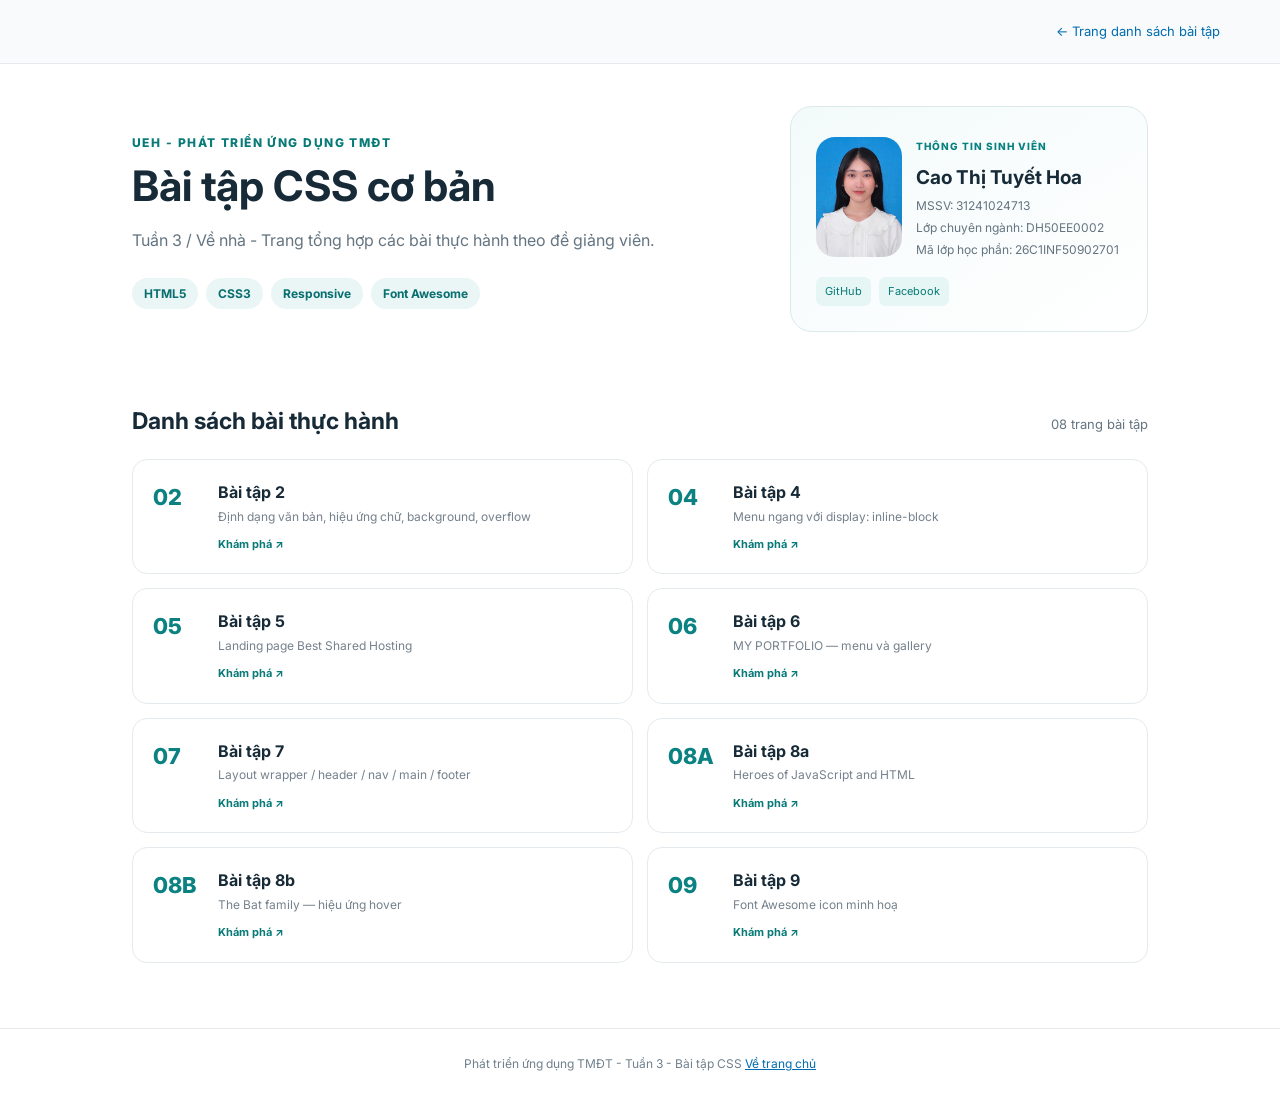
<file: index.html>
<!doctype html>
<html lang="vi">

<head>
    <meta charset="UTF-8">
    <meta name="viewport" content="width=device-width,initial-scale=1">
    <title>Bài tập 10-Danh sách bài tập | Bài tập CSS</title>
    <link rel="stylesheet" href="Tuan3/VeNha/assets/common.css">
    <style>
        .index .intro {
            display: grid;
            grid-template-columns: minmax(0, 1.5fr) minmax(280px, .85fr);
            gap: 26px;
            align-items: center;
            margin: 36px 0 52px
        }

        .intro .subtle {
            max-width: 580px
        }

        .chips {
            display: flex;
            gap: 8px;
            flex-wrap: wrap;
            margin-top: 25px
        }

        .chips span {
            font-size: 12px;
            background: #e9f6f5;
            color: #086e70;
            font-weight: 700;
            padding: 6px 12px;
            border-radius: 24px
        }

        .profile {
            border: 1px solid #dce9ea;
            background: linear-gradient(145deg, #f3fafa, #fff);
            padding: 25px;
            border-radius: 22px;
            display: grid;
            grid-template-columns: 86px 1fr;
            gap: 14px;
            align-items: center
        }

        .profile img {
            border-radius: 19px
        }

        .profile small {
            font-size: 10px;
            font-weight: 800;
            letter-spacing: 1px;
            color: #078180
        }

        .profile h2 {
            margin: 5px 0 0;
            font-size: 19px
        }

        .profile p {
            margin: 3px 0;
            color: var(--muted);
            font-size: 12px
        }

        .social {
            grid-column: 1/-1;
            display: flex;
            gap: 8px;
            flex-wrap: wrap
        }

        .social a {
            font-size: 11px;
            color: #087a78;
            padding: 6px 9px;
            background: #e6f6f4;
            text-decoration: none;
            border-radius: 7px
        }

        .sectionhead {
            display: flex;
            align-items: baseline;
            justify-content: space-between;
            gap: 10px
        }

        .sectionhead h2 {
            font-size: 23px
        }

        .sectionhead span {
            color: var(--muted);
            font-size: 13px
        }

        .tasks {
            display: grid;
            grid-template-columns: repeat(2, minmax(0, 1fr));
            gap: 14px
        }

        .task {
            display: grid;
            grid-template-columns: 52px 1fr;
            gap: 1px 13px;
            border: 1px solid #e4eaed;
            border-radius: 15px;
            padding: 20px;
            text-decoration: none;
            color: inherit;
            transition: transform .2s, border-color .2s, box-shadow .2s
        }

        .task:hover {
            border-color: #7dbdbd;
            box-shadow: 0 12px 28px #103d4014;
            transform: translateY(-3px)
        }

        .task .num {
            grid-row: 1/4;
            font-size: 22px;
            color: #0b8181;
            font-weight: 800
        }

        .task strong {
            font-size: 16px
        }

        .task>span:not(.num) {
            font-size: 12px;
            color: #75818c
        }

        .task b {
            font-size: 11px;
            color: #087a78;
            margin-top: 9px
        }

        .note {
            margin-top: 28px;
            background: #f1f7f6;
            padding: 18px 22px;
            border-radius: 13px;
            font-size: 13px
        }

        @media(max-width:720px) {

            .index .intro,
            .tasks {
                grid-template-columns: 1fr
            }

            .profile {
                max-width: 500px
            }
        }
    </style>
</head>

<body>
    <nav class="top-nav"><a class="brand" href="index.html"></a><a href="index.html">← Trang danh sách bài tập</a></nav>
    <main class="wrap index">
        <div class="intro">
            <div><span class="eyebrow">UEH - Phát triển ứng dụng TMĐT</span>
                <h1 class="page-title">Bài tập CSS cơ bản</h1>
                <p class="subtle">Tuần 3 / Về nhà - Trang tổng hợp các bài thực hành theo đề giảng viên.</p>
                <div class="chips"><span>HTML5</span><span>CSS3</span><span>Responsive</span><span>Font Awesome</span>
                </div>
            </div>
            <aside class="profile"><img src="Tuan3/VeNha/assets/avatar.jpg" width="86"
                    alt="Ảnh đại diện mẫu — thay bằng ảnh cá nhân">
                <div><small>THÔNG TIN SINH VIÊN</small>
                    <h2>Cao Thị Tuyết Hoa</h2>
                    <p>MSSV: 31241024713</p>
                    <p>Lớp chuyên ngành: DH50EE0002</p>
                    <p>Mã lớp học phần: 26C1INF50902701</p>
                </div>
                <div class="social"><a href="https://github.com/" target="_blank" rel="noopener">GitHub 
                    </a><a href="https://www.facebook.com/cao.hoa.567455" target="_blank" rel="noopener">Facebook</a></div>
            </aside>
        </div>
        <div class="sectionhead">
            <h2>Danh sách bài thực hành</h2><span>08 trang bài tập</span>
        </div>
        <div class="tasks"><a class="task" href="Tuan3/VeNha/BaiTap2.html"><span class="num">02</span><strong>Bài tập
                    2</strong><span>Định dạng văn bản, hiệu ứng chữ, background, overflow</span><b>Khám phá ↗</b></a><a
                class="task" href="Tuan3/VeNha/BaiTap4.html"><span class="num">04</span><strong>Bài tập 4</strong><span>Menu ngang
                    với display: inline-block</span><b>Khám phá ↗</b></a><a class="task" href="Tuan3/VeNha/BaiTap5.html"><span
                    class="num">05</span><strong>Bài tập 5</strong><span>Landing page Best Shared Hosting</span><b>Khám
                    phá ↗</b></a><a class="task" href="Tuan3/VeNha/BaiTap6.html"><span class="num">06</span><strong>Bài tập
                    6</strong><span>MY PORTFOLIO — menu và gallery</span><b>Khám phá ↗</b></a><a class="task"
                href="Tuan3/VeNha/BaiTap7.html"><span class="num">07</span><strong>Bài tập 7</strong><span>Layout wrapper / header /
                    nav / main / footer</span><b>Khám phá ↗</b></a><a class="task" href="Tuan3/VeNha/BaiTap8a.html"><span
                    class="num">08A</span><strong>Bài tập 8a</strong><span>Heroes of JavaScript and HTML</span><b>Khám
                    phá ↗</b></a><a class="task" href="Tuan3/VeNha/BaiTap8b.html"><span class="num">08B</span><strong>Bài tập
                    8b</strong><span>The Bat family — hiệu ứng hover</span><b>Khám phá ↗</b></a><a class="task"
                href="Tuan3/VeNha/BaiTap9.html"><span class="num">09</span><strong>Bài tập 9</strong><span>Font Awesome icon minh
                    hoạ</span><b>Khám phá ↗</b></a></div>
    </main>
    <footer class="site-footer">Phát triển ứng dụng TMĐT - Tuần 3 - Bài tập CSS <a href="index.html">Về trang
            chủ</a></footer>
</body>

</html>
</file>
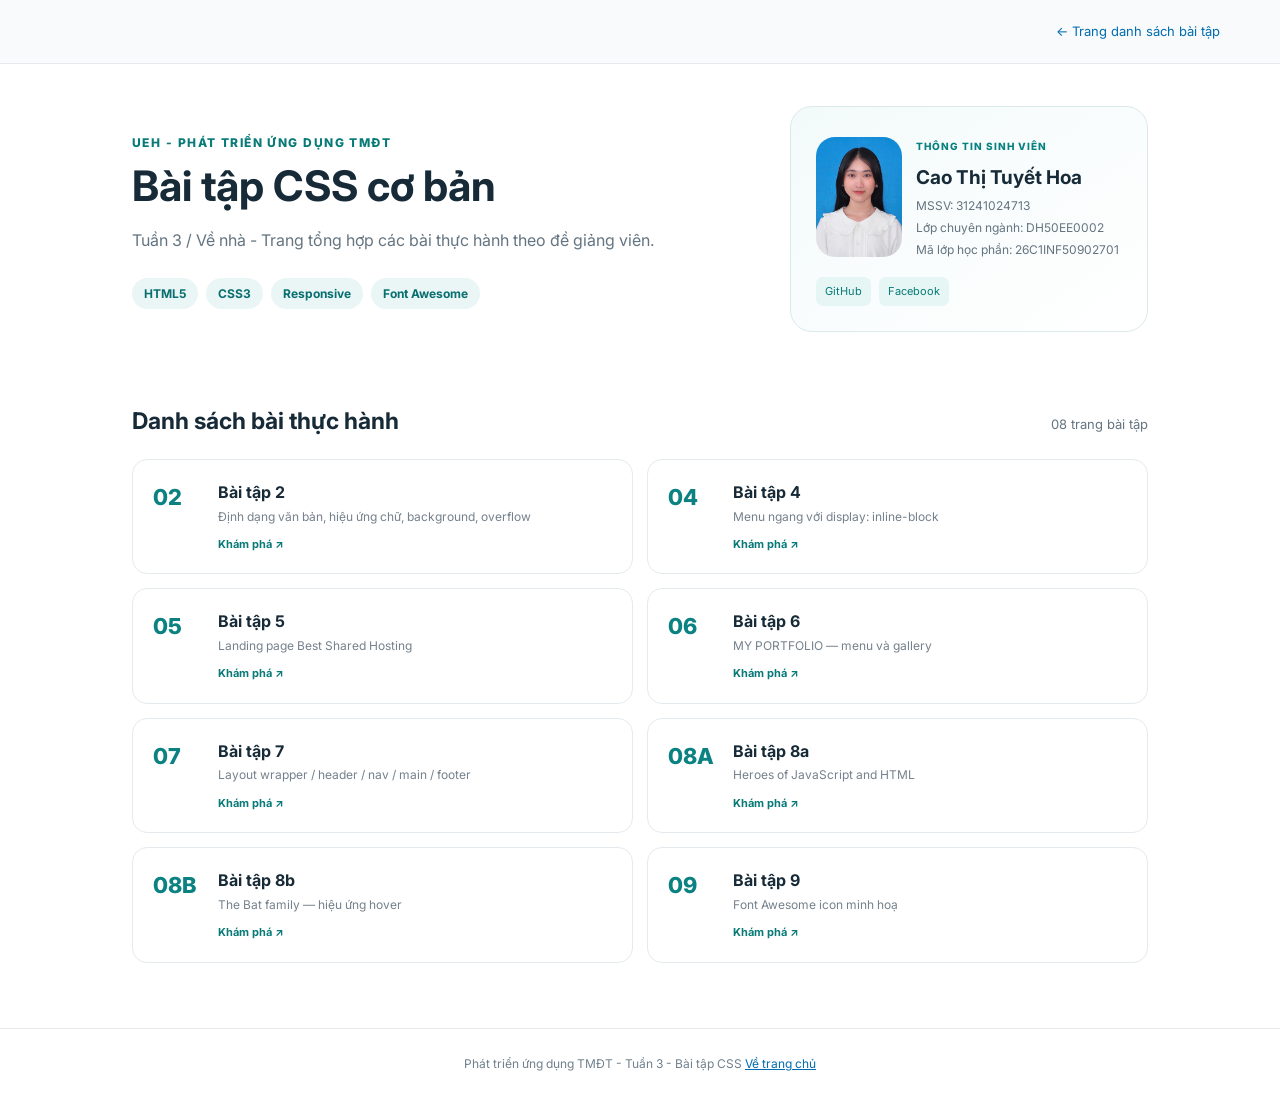
<file: BaiTapVeNh/index.html>
<!doctype html>
<html lang="vi">

<head>
    <meta charset="UTF-8">
    <meta name="viewport" content="width=device-width,initial-scale=1">
    <title>Bài tập 10-Danh sách bài tập | Bài tập CSS</title>
    <link rel="stylesheet" href="assets/common.css">
    <style>
        .index .intro {
            display: grid;
            grid-template-columns: minmax(0, 1.5fr) minmax(280px, .85fr);
            gap: 26px;
            align-items: center;
            margin: 36px 0 52px
        }

        .intro .subtle {
            max-width: 580px
        }

        .chips {
            display: flex;
            gap: 8px;
            flex-wrap: wrap;
            margin-top: 25px
        }

        .chips span {
            font-size: 12px;
            background: #e9f6f5;
            color: #086e70;
            font-weight: 700;
            padding: 6px 12px;
            border-radius: 24px
        }

        .profile {
            border: 1px solid #dce9ea;
            background: linear-gradient(145deg, #f3fafa, #fff);
            padding: 25px;
            border-radius: 22px;
            display: grid;
            grid-template-columns: 86px 1fr;
            gap: 14px;
            align-items: center
        }

        .profile img {
            border-radius: 19px
        }

        .profile small {
            font-size: 10px;
            font-weight: 800;
            letter-spacing: 1px;
            color: #078180
        }

        .profile h2 {
            margin: 5px 0 0;
            font-size: 19px
        }

        .profile p {
            margin: 3px 0;
            color: var(--muted);
            font-size: 12px
        }

        .social {
            grid-column: 1/-1;
            display: flex;
            gap: 8px;
            flex-wrap: wrap
        }

        .social a {
            font-size: 11px;
            color: #087a78;
            padding: 6px 9px;
            background: #e6f6f4;
            text-decoration: none;
            border-radius: 7px
        }

        .sectionhead {
            display: flex;
            align-items: baseline;
            justify-content: space-between;
            gap: 10px
        }

        .sectionhead h2 {
            font-size: 23px
        }

        .sectionhead span {
            color: var(--muted);
            font-size: 13px
        }

        .tasks {
            display: grid;
            grid-template-columns: repeat(2, minmax(0, 1fr));
            gap: 14px
        }

        .task {
            display: grid;
            grid-template-columns: 52px 1fr;
            gap: 1px 13px;
            border: 1px solid #e4eaed;
            border-radius: 15px;
            padding: 20px;
            text-decoration: none;
            color: inherit;
            transition: transform .2s, border-color .2s, box-shadow .2s
        }

        .task:hover {
            border-color: #7dbdbd;
            box-shadow: 0 12px 28px #103d4014;
            transform: translateY(-3px)
        }

        .task .num {
            grid-row: 1/4;
            font-size: 22px;
            color: #0b8181;
            font-weight: 800
        }

        .task strong {
            font-size: 16px
        }

        .task>span:not(.num) {
            font-size: 12px;
            color: #75818c
        }

        .task b {
            font-size: 11px;
            color: #087a78;
            margin-top: 9px
        }

        .note {
            margin-top: 28px;
            background: #f1f7f6;
            padding: 18px 22px;
            border-radius: 13px;
            font-size: 13px
        }

        @media(max-width:720px) {

            .index .intro,
            .tasks {
                grid-template-columns: 1fr
            }

            .profile {
                max-width: 500px
            }
        }
    </style>
</head>

<body>
    <nav class="top-nav"><a class="brand" href="index.html"></a><a href="index.html">← Trang danh sách bài tập</a></nav>
    <main class="wrap index">
        <div class="intro">
            <div><span class="eyebrow">UEH - Phát triển ứng dụng TMĐT</span>
                <h1 class="page-title">Bài tập CSS cơ bản</h1>
                <p class="subtle">Tuần 3 / Về nhà - Trang tổng hợp các bài thực hành theo đề giảng viên.</p>
                <div class="chips"><span>HTML5</span><span>CSS3</span><span>Responsive</span><span>Font Awesome</span>
                </div>
            </div>
            <aside class="profile"><img src="assets/avatar.jpg" width="86"
                    alt="Ảnh đại diện mẫu — thay bằng ảnh cá nhân">
                <div><small>THÔNG TIN SINH VIÊN</small>
                    <h2>Cao Thị Tuyết Hoa</h2>
                    <p>MSSV: 31241024713</p>
                    <p>Lớp chuyên ngành: DH50EE0002</p>
                    <p>Mã lớp học phần: 26C1INF50902701</p>
                </div>
                <div class="social"><a href="https://github.com/" target="_blank" rel="noopener">GitHub 
                    </a><a href="https://www.facebook.com/cao.hoa.567455" target="_blank" rel="noopener">Facebook</a></div>
            </aside>
        </div>
        <div class="sectionhead">
            <h2>Danh sách bài thực hành</h2><span>08 trang bài tập</span>
        </div>
        <div class="tasks"><a class="task" href="BaiTap2.html"><span class="num">02</span><strong>Bài tập
                    2</strong><span>Định dạng văn bản, hiệu ứng chữ, background, overflow</span><b>Khám phá ↗</b></a><a
                class="task" href="BaiTap4.html"><span class="num">04</span><strong>Bài tập 4</strong><span>Menu ngang
                    với display: inline-block</span><b>Khám phá ↗</b></a><a class="task" href="BaiTap5.html"><span
                    class="num">05</span><strong>Bài tập 5</strong><span>Landing page Best Shared Hosting</span><b>Khám
                    phá ↗</b></a><a class="task" href="BaiTap6.html"><span class="num">06</span><strong>Bài tập
                    6</strong><span>MY PORTFOLIO — menu và gallery</span><b>Khám phá ↗</b></a><a class="task"
                href="BaiTap7.html"><span class="num">07</span><strong>Bài tập 7</strong><span>Layout wrapper / header /
                    nav / main / footer</span><b>Khám phá ↗</b></a><a class="task" href="BaiTap8a.html"><span
                    class="num">08A</span><strong>Bài tập 8a</strong><span>Heroes of JavaScript and HTML</span><b>Khám
                    phá ↗</b></a><a class="task" href="BaiTap8b.html"><span class="num">08B</span><strong>Bài tập
                    8b</strong><span>The Bat family — hiệu ứng hover</span><b>Khám phá ↗</b></a><a class="task"
                href="BaiTap9.html"><span class="num">09</span><strong>Bài tập 9</strong><span>Font Awesome icon minh
                    hoạ</span><b>Khám phá ↗</b></a></div>
    </main>
    <footer class="site-footer">Phát triển ứng dụng TMĐT - Tuần 3 - Bài tập CSS <a href="index.html">Về trang
            chủ</a></footer>
</body>

</html>
</file>
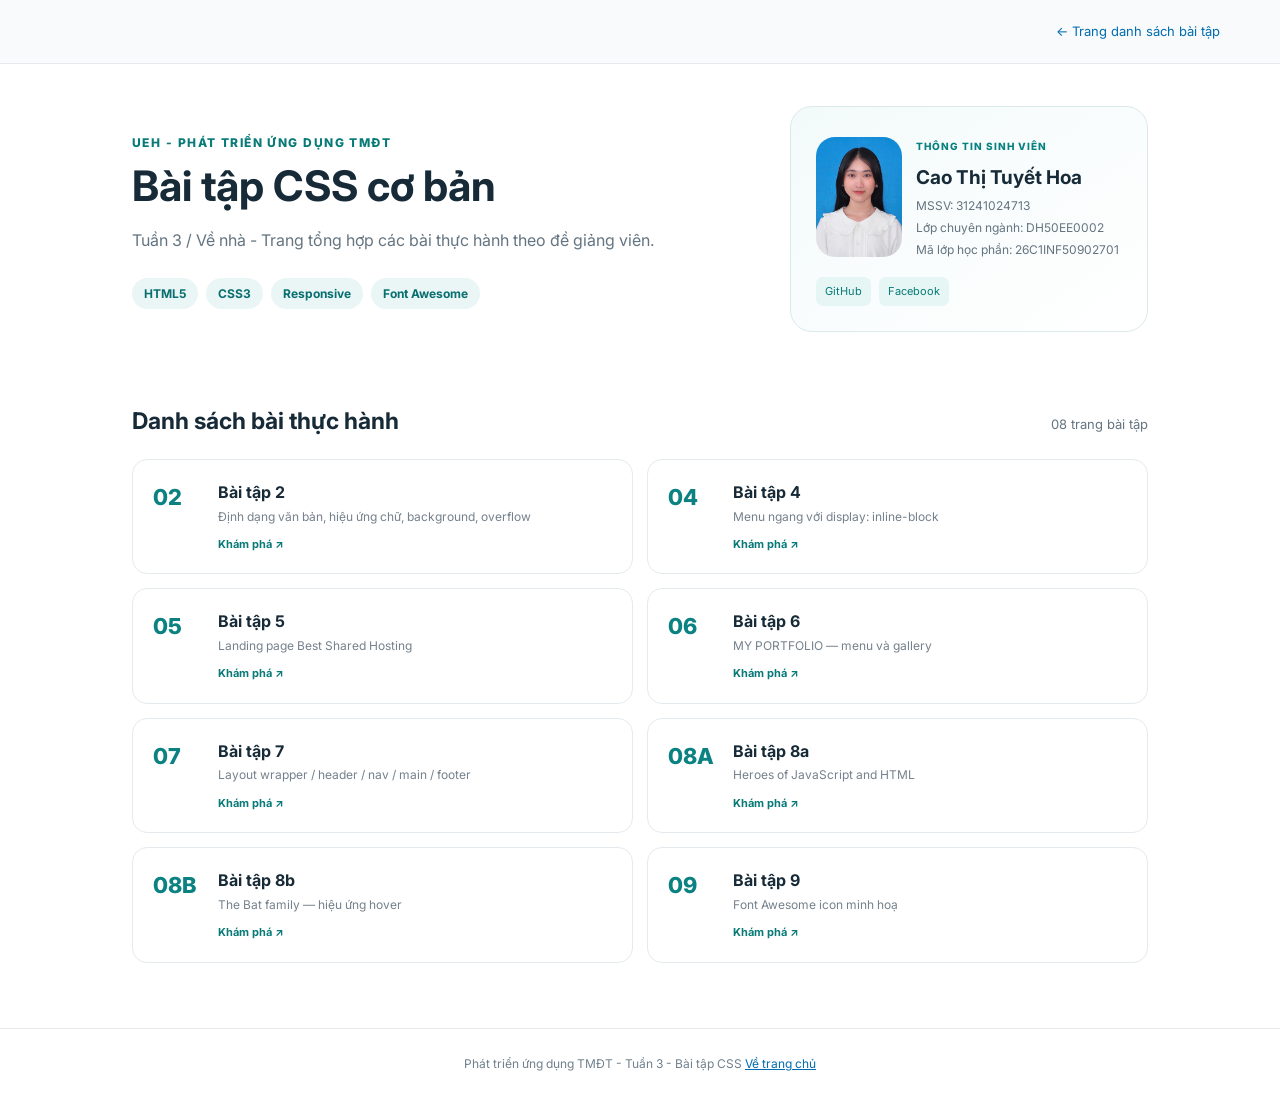
<file: Tuan3/index.html>
<!doctype html>
<html lang="vi">

<head>
    <meta charset="UTF-8">
    <meta name="viewport" content="width=device-width,initial-scale=1">
    <title>Bài tập 10-Danh sách bài tập | Bài tập CSS</title>
    <link rel="stylesheet" href="VeNha/assets/common.css">
    <style>
        .index .intro {
            display: grid;
            grid-template-columns: minmax(0, 1.5fr) minmax(280px, .85fr);
            gap: 26px;
            align-items: center;
            margin: 36px 0 52px
        }

        .intro .subtle {
            max-width: 580px
        }

        .chips {
            display: flex;
            gap: 8px;
            flex-wrap: wrap;
            margin-top: 25px
        }

        .chips span {
            font-size: 12px;
            background: #e9f6f5;
            color: #086e70;
            font-weight: 700;
            padding: 6px 12px;
            border-radius: 24px
        }

        .profile {
            border: 1px solid #dce9ea;
            background: linear-gradient(145deg, #f3fafa, #fff);
            padding: 25px;
            border-radius: 22px;
            display: grid;
            grid-template-columns: 86px 1fr;
            gap: 14px;
            align-items: center
        }

        .profile img {
            border-radius: 19px
        }

        .profile small {
            font-size: 10px;
            font-weight: 800;
            letter-spacing: 1px;
            color: #078180
        }

        .profile h2 {
            margin: 5px 0 0;
            font-size: 19px
        }

        .profile p {
            margin: 3px 0;
            color: var(--muted);
            font-size: 12px
        }

        .social {
            grid-column: 1/-1;
            display: flex;
            gap: 8px;
            flex-wrap: wrap
        }

        .social a {
            font-size: 11px;
            color: #087a78;
            padding: 6px 9px;
            background: #e6f6f4;
            text-decoration: none;
            border-radius: 7px
        }

        .sectionhead {
            display: flex;
            align-items: baseline;
            justify-content: space-between;
            gap: 10px
        }

        .sectionhead h2 {
            font-size: 23px
        }

        .sectionhead span {
            color: var(--muted);
            font-size: 13px
        }

        .tasks {
            display: grid;
            grid-template-columns: repeat(2, minmax(0, 1fr));
            gap: 14px
        }

        .task {
            display: grid;
            grid-template-columns: 52px 1fr;
            gap: 1px 13px;
            border: 1px solid #e4eaed;
            border-radius: 15px;
            padding: 20px;
            text-decoration: none;
            color: inherit;
            transition: transform .2s, border-color .2s, box-shadow .2s
        }

        .task:hover {
            border-color: #7dbdbd;
            box-shadow: 0 12px 28px #103d4014;
            transform: translateY(-3px)
        }

        .task .num {
            grid-row: 1/4;
            font-size: 22px;
            color: #0b8181;
            font-weight: 800
        }

        .task strong {
            font-size: 16px
        }

        .task>span:not(.num) {
            font-size: 12px;
            color: #75818c
        }

        .task b {
            font-size: 11px;
            color: #087a78;
            margin-top: 9px
        }

        .note {
            margin-top: 28px;
            background: #f1f7f6;
            padding: 18px 22px;
            border-radius: 13px;
            font-size: 13px
        }

        @media(max-width:720px) {

            .index .intro,
            .tasks {
                grid-template-columns: 1fr
            }

            .profile {
                max-width: 500px
            }
        }
    </style>
</head>

<body>
    <nav class="top-nav"><a class="brand" href="index.html"></a><a href="index.html">← Trang danh sách bài tập</a></nav>
    <main class="wrap index">
        <div class="intro">
            <div><span class="eyebrow">UEH - Phát triển ứng dụng TMĐT</span>
                <h1 class="page-title">Bài tập CSS cơ bản</h1>
                <p class="subtle">Tuần 3 / Về nhà - Trang tổng hợp các bài thực hành theo đề giảng viên.</p>
                <div class="chips"><span>HTML5</span><span>CSS3</span><span>Responsive</span><span>Font Awesome</span>
                </div>
            </div>
            <aside class="profile"><img src="VeNha/assets/avatar.jpg" width="86"
                    alt="Ảnh đại diện mẫu — thay bằng ảnh cá nhân">
                <div><small>THÔNG TIN SINH VIÊN</small>
                    <h2>Cao Thị Tuyết Hoa</h2>
                    <p>MSSV: 31241024713</p>
                    <p>Lớp chuyên ngành: DH50EE0002</p>
                    <p>Mã lớp học phần: 26C1INF50902701</p>
                </div>
                <div class="social"><a href="https://github.com/" target="_blank" rel="noopener">GitHub 
                    </a><a href="https://www.facebook.com/cao.hoa.567455" target="_blank" rel="noopener">Facebook</a></div>
            </aside>
        </div>
        <div class="sectionhead">
            <h2>Danh sách bài thực hành</h2><span>08 trang bài tập</span>
        </div>
        <div class="tasks"><a class="task" href="VeNha/BaiTap2.html"><span class="num">02</span><strong>Bài tập
                    2</strong><span>Định dạng văn bản, hiệu ứng chữ, background, overflow</span><b>Khám phá ↗</b></a><a
                class="task" href="VeNha/BaiTap4.html"><span class="num">04</span><strong>Bài tập 4</strong><span>Menu ngang
                    với display: inline-block</span><b>Khám phá ↗</b></a><a class="task" href="VeNha/BaiTap5.html"><span
                    class="num">05</span><strong>Bài tập 5</strong><span>Landing page Best Shared Hosting</span><b>Khám
                    phá ↗</b></a><a class="task" href="VeNha/BaiTap6.html"><span class="num">06</span><strong>Bài tập
                    6</strong><span>MY PORTFOLIO — menu và gallery</span><b>Khám phá ↗</b></a><a class="task"
                href="VeNha/BaiTap7.html"><span class="num">07</span><strong>Bài tập 7</strong><span>Layout wrapper / header /
                    nav / main / footer</span><b>Khám phá ↗</b></a><a class="task" href="VeNha/BaiTap8a.html"><span
                    class="num">08A</span><strong>Bài tập 8a</strong><span>Heroes of JavaScript and HTML</span><b>Khám
                    phá ↗</b></a><a class="task" href="VeNha/BaiTap8b.html"><span class="num">08B</span><strong>Bài tập
                    8b</strong><span>The Bat family — hiệu ứng hover</span><b>Khám phá ↗</b></a><a class="task"
                href="VeNha/BaiTap9.html"><span class="num">09</span><strong>Bài tập 9</strong><span>Font Awesome icon minh
                    hoạ</span><b>Khám phá ↗</b></a></div>
    </main>
    <footer class="site-footer">Phát triển ứng dụng TMĐT - Tuần 3 - Bài tập CSS <a href="index.html">Về trang
            chủ</a></footer>
</body>

</html>
</file>
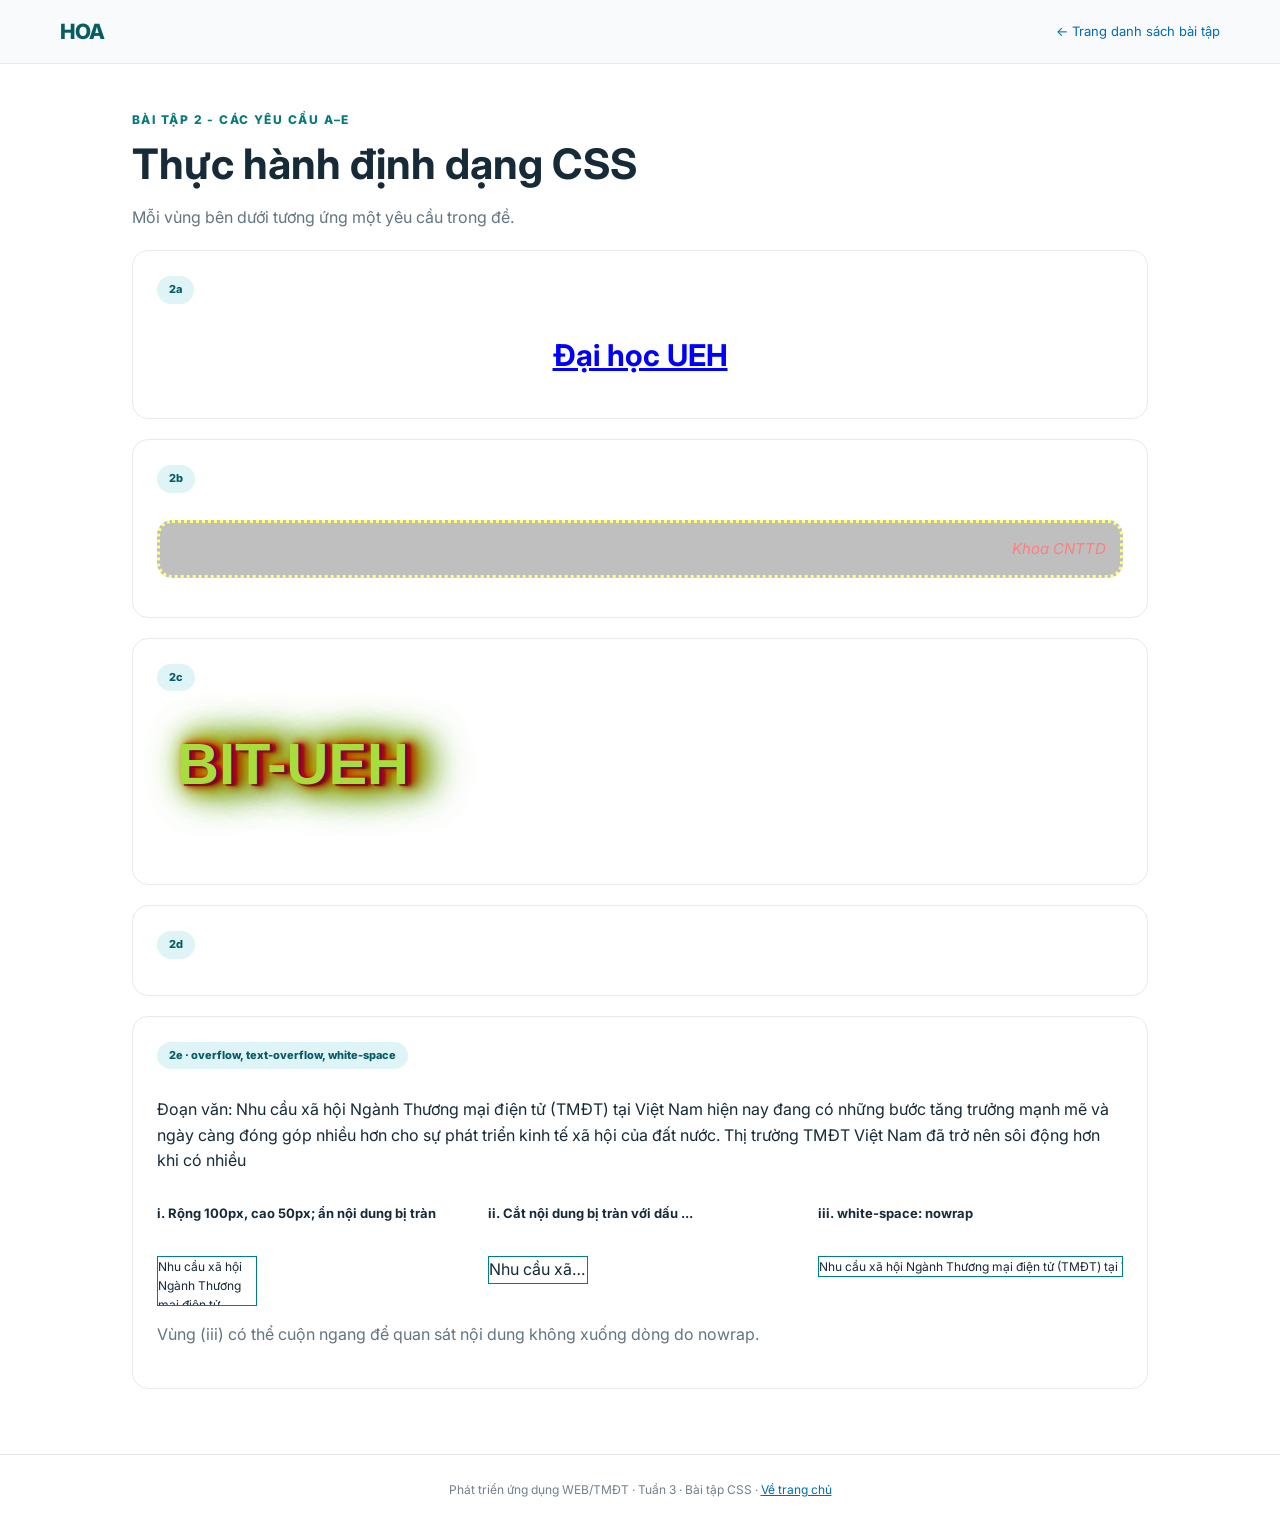
<file: BaiTapVeNh/BaiTap2.html>
<!doctype html>
<html lang="vi">

<head>
    <meta charset="UTF-8">
    <meta name="viewport" content="width=device-width,initial-scale=1">
    <title>Bài tập 2- Định dạng văn bản | Bài tập CSS</title>
    <link rel="stylesheet" href="assets/common.css">
    <style>
        .demo-panel {
            border: 1px solid #e6ebee;
            padding: 24px;
            border-radius: 16px;
            margin: 20px 0
        }

        .ueh {
            color: blue;
            text-align: center;
            font-weight: bold;
            text-decoration: underline;
            font-size: 30px;
            margin: 15px 0
        }

        .faculty {
            color: red;
            text-align: right;
            font-style: italic;
            border: 3px dotted yellow;
            border-radius: 15px;
            background: gray;
            font-size: 15px;
            opacity: .5;
            padding: 14px;
            margin: 15px 0
        }

        #demotext {
            color: #A7DD3C;
            background: #FFFFFF;
            text-shadow: 2px 0 0px #800040, 3px 2px 0px rgba(77, 0, 38, 0.5), 3px 0 3px #FF002B, 5px 0 3px #800015, 6px 2px 3px rgba(77, 0, 13, 0.5), 6px 0 9px #FF5500, 8px 0 9px #802A00, 9px 2px 9px rgba(77, 25, 0, 0.5), 9px 0 18px #FFD500, 11px 0 18px #806A00, 12px 2px 18px rgba(77, 66, 0, 0.5), 12px 0 30px #D4FF00, 14px 0 30px #6A8000, 15px 2px 30px rgba(64, 77, 0, 0.5), 15px 0 45px #80FF00, 17px 0 45px #408000, 17px 2px 45px rgba(38, 77, 0, 0.5);
            font-family: Arial, sans-serif;
            font-weight: 900;
            font-size: clamp(34px, 7vw, 58px);
            width: max-content;
            max-width: 90%;
            padding: 15px 20px;
            margin-bottom: 34px
        }

        .pattern {
            background-image: url('assets/bit-pattern.png');
            background-repeat: repeat;
            background-size: 100px 100px;
            background-attachment: fixed;
            background-color: #fbfdfb
        }

        .pattern p {
            background: #ffffffed;
            padding: 12px;
            border-radius: 8px;
            max-width: 650px
        }

        .overflow-row {
            display: grid;
            grid-template-columns: repeat(3, minmax(0, 1fr));
            gap: 26px
        }

        .overflow-row section {
            min-width: 0
        }

        .overflow-row h3 {
            font-size: 13px;
            min-height: 40px
        }

        .clip {
            width: 100px;
            height: 50px;
            box-sizing: border-box;
            overflow: hidden;
            border: 1px solid #007e89;
            margin: 0;
            font-size: 12px
        }

        .ellipsis {
            max-width: 100px;
            white-space: nowrap;
            overflow: hidden;
            text-overflow: ellipsis;
            border: 1px solid #007e89;
            margin: 0
        }

        .nowrap {
            white-space: nowrap;
            max-width: 100%;
            overflow-x: auto;
            border: 1px solid #007e89;
            margin: 0;
            font-size: 12px
        }

        @media(max-width:700px) {
            .overflow-row {
                grid-template-columns: 1fr
            }
        }
    </style>
</head>

<body>
    <nav class="top-nav"><a class="brand" href="index.html">HOA</a><a href="index.html">← Trang
            danh sách bài tập</a></nav>
    <main class="wrap"><span class="eyebrow">Bài tập 2 - Các yêu cầu a–e</span>
        <h1 class="page-title">Thực hành định dạng CSS</h1>
        <p class="subtle">Mỗi vùng bên dưới tương ứng một yêu cầu trong đề.</p>
        <div class="demo-panel"><span class="demo-tag">2a</span>
            <p class="ueh">Đại học UEH</p>
        </div>
        <div class="demo-panel"><span class="demo-tag">2b</span>
            <p class="faculty">Khoa CNTTD</p>
        </div>
        <div class="demo-panel"><span class="demo-tag">2c </span>
            <div id="demotext">BIT-UEH</div>
        </div>
        <div class="demo-panel pattern"><span class="demo-tag">2d</span></div>
        <div class="demo-panel"><span class="demo-tag">2e · overflow, text-overflow, white-space</span>
            <p>Đoạn văn: Nhu cầu xã hội Ngành Thương mại điện tử (TMĐT) tại Việt Nam hiện nay đang có những bước tăng trưởng mạnh mẽ và ngày càng đóng góp nhiều hơn cho sự phát triển kinh tế xã hội của đất nước. Thị trường TMĐT Việt Nam đã trở nên sôi động hơn khi có nhiều</p>
            <div class="overflow-row">
                <section>
                    <h3>i. Rộng 100px, cao 50px; ẩn nội dung bị tràn</h3>
                    <p class="clip">Nhu cầu xã hội Ngành Thương mại điện tử (TMĐT) tại Việt Nam hiện nay đang có những bước tăng trưởng mạnh mẽ và ngày càng đóng góp nhiều hơn cho sự phát triển kinh tế xã hội của đất nước. Thị trường TMĐT Việt Nam đã trở nên sôi động hơn khi có nhiều</p>
                </section>
                <section>
                    <h3>ii. Cắt nội dung bị tràn với dấu ...</h3>
                    <p class="ellipsis">Nhu cầu xã hội Ngành Thương mại điện tử (TMĐT) tại Việt Nam hiện nay đang có những bước tăng trưởng mạnh mẽ và ngày càng đóng góp nhiều hơn cho sự phát triển kinh tế xã hội của đất nước. Thị trường TMĐT Việt Nam đã trở nên sôi động hơn khi có nhiều</p>
                </section>
                <section>
                    <h3>iii. white-space: nowrap</h3>
                    <p class="nowrap">Nhu cầu xã hội Ngành Thương mại điện tử (TMĐT) tại Việt Nam hiện nay đang có những bước tăng trưởng mạnh mẽ và ngày càng đóng góp nhiều hơn cho sự phát triển kinh tế xã hội của đất nước. Thị trường TMĐT Việt Nam đã trở nên sôi động hơn khi có nhiều</p>
                </section>
            </div>
            <p class="subtle">Vùng (iii) có thể cuộn ngang để quan sát nội dung không xuống dòng do nowrap.</p>
        </div>
    </main>
    <footer class="site-footer">Phát triển ứng dụng WEB/TMĐT · Tuần 3 · Bài tập CSS · <a href="index.html">Về trang
            chủ</a></footer>
</body>

</html>
</file>
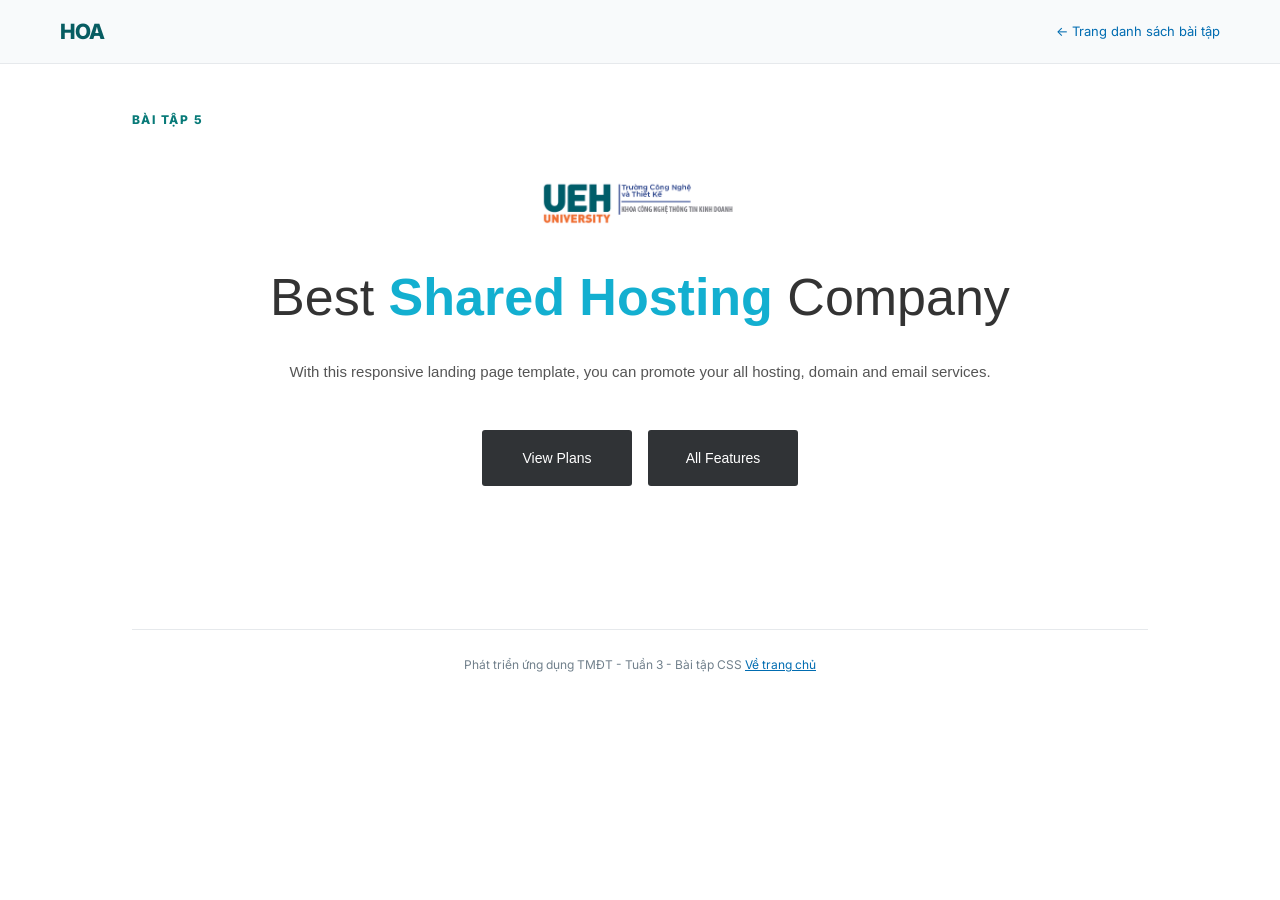
<file: BaiTapVeNh/BaiTap5.html>
<!doctype html>
<html lang="vi">

<head>
    <meta charset="UTF-8">
    <meta name="viewport" content="width=device-width,initial-scale=1">
    <title>Bài tập 5 – Best Shared Hosting | Bài tập CSS</title>
    <link rel="stylesheet" href="assets/common.css">
    <style>
        body {
            background-color: #fff
        }

        .best-shared {
            text-align: center;
            padding: 48px 20px 72px
        }

        .best-shared .logo {
            margin: 0 auto 23px
        }

        .best-shared .logo img {
            width: 200px
        }

        .best-shared h2 {
            font-family: Arial, sans-serif;
            font-size: clamp(31px, 4.4vw, 52px);
            font-weight: 400;
            color: #333;
            margin: 0 0 24px
        }

        .best-shared strong {
            color: #13afd0
        }

        .lead-text {
            font: 15px Arial, sans-serif;
            color: #555;
            margin: 0 auto 44px;
            max-width: 780px
        }

        .btn-list {
            list-style: none;
            padding: 0;
            margin: 0
        }

        .btn-list li {
            display: inline-block;
            margin: 6px
        }

        .btn-list a {
            display: inline-block;
            min-width: 150px;
            background: #303336;
            color: white;
            text-decoration: none;
            border-radius: 3px;
            padding: 20px 27px;
            font: 14px Arial, sans-serif;
            transition: background .2s
        }

        .btn-list a:hover {
            background: #17a9c3
        }
    </style>
</head>

<body>
    <nav class="top-nav"><a class="brand" href="index.html">HOA</a><a href="index.html">← Trang
            danh sách bài tập</a></nav>
    <main class="wrap"><span class="eyebrow">Bài tập 5</span>
    <section class="best-shared">
        <p class="logo"><img src="assets/bit-logo.png" width="200" alt="Logo UEH BIT"></p>
        <h2>Best <strong>Shared Hosting</strong> Company</h2>
        <p class="lead-text">With this responsive landing page template, you can promote your all hosting, domain and
            email services.</p>
        <ul class="btn-list">
            <li><a href="./BaiTap5.html">View Plans</a></li>
            <li><a href="./BaiTap5.html">All Features</a></li>
        </ul>
    </section>
    <footer class="site-footer">Phát triển ứng dụng TMĐT - Tuần 3 - Bài tập CSS <a href="index.html">Về trang
            chủ</a></footer>
</body>

</html>
</file>
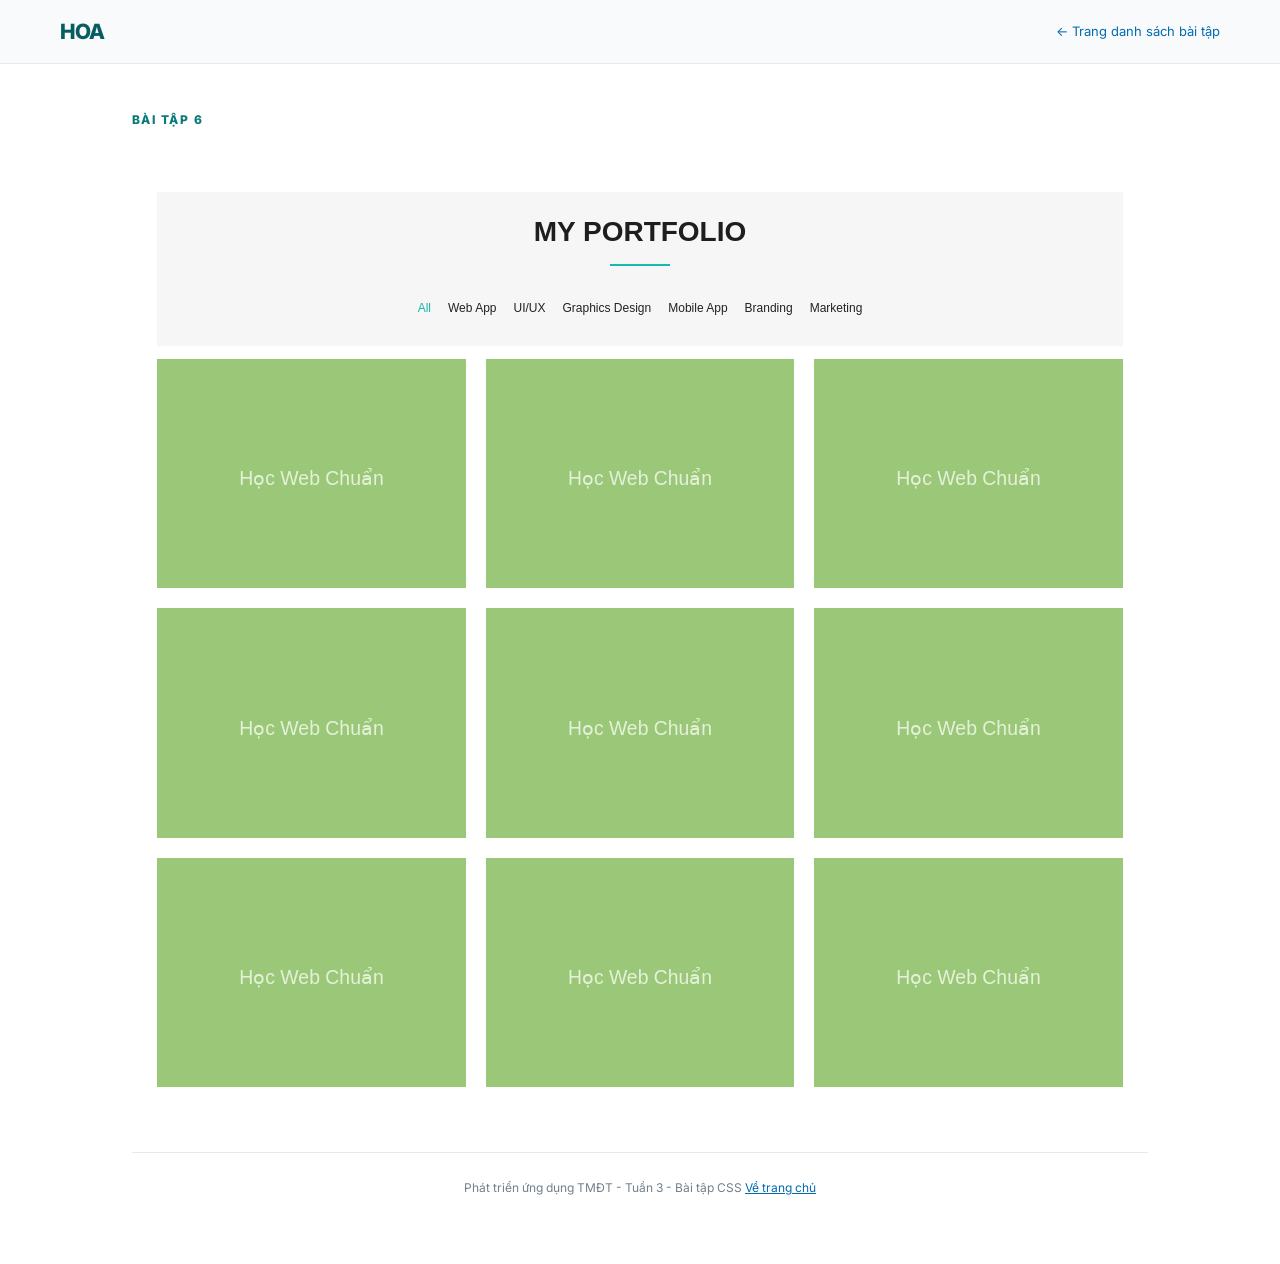
<file: BaiTapVeNh/BaiTap6.html>
<!doctype html>
<html lang="vi">

<head>
    <meta charset="UTF-8">
    <meta name="viewport" content="width=device-width,initial-scale=1">
    <title>Bài tập 6 – Portfolio | Bài tập CSS</title>
    <link rel="stylesheet" href="assets/common.css">
    <style>
        .portfolio {
            max-width: 1080px;
            margin: 60px auto;
            padding: 0 25px
        }

        .portfolio header {
            background: #f6f6f6;
            text-align: center;
            padding: 24px 12px 27px
        }

        .portfolio h2 {
            font: bold 28px Arial, sans-serif;
            color: #1e1e1e;
            margin: 0
        }

        .short-line {
            width: 60px;
            height: 2px;
            background: #15bbad;
            margin: 16px auto 28px
        }

        .list-tab {
            list-style: none;
            margin: 0;
            padding: 0;
            display: flex;
            justify-content: center;
            flex-wrap: wrap;
            gap: 17px
        }

        .list-tab li {
            display: inline-block
        }

        .list-tab a {
            font: 12px Arial, sans-serif;
            color: #222;
            text-decoration: none
        }

        .list-tab li:first-child a,
        .list-tab a:hover {
            color: #18b6aa
        }

        .galerry {
            display: grid;
            grid-template-columns: repeat(3, minmax(0, 1fr));
            gap: 20px;
            list-style: none;
            margin: 13px 0;
            padding: 0
        }

        .galerry li a {
            display: block
        }

        .galerry img {
            display: block;
            width: 100%;
            height: auto;
            aspect-ratio: 350/260;
            object-fit: cover
        }

        .galerry li a:hover img {
            filter: brightness(.95)
        }

        @media(max-width:610px) {
            .galerry {
                grid-template-columns: repeat(2, 1fr);
                gap: 10px
            }

            .portfolio {
                margin: 30px auto;
                padding: 0 15px
            }
        }
    </style>
</head>

<body>
    <nav class="top-nav"><a class="brand" href="index.html">HOA</a><a href="index.html">← Trang
            danh sách bài tập</a></nav>
    <main class="wrap"><span class="eyebrow">Bài tập 6</span>
    <main class="portfolio">
        <header>
            <h2>MY PORTFOLIO</h2>
            <div class="short-line"></div>
            <ul class="list-tab">
                <li><a href="#gallery">All</a></li>
                <li><a href="#gallery">Web App</a></li>
                <li><a href="#gallery">UI/UX</a></li>
                <li><a href="#gallery">Graphics Design</a></li>
                <li><a href="#gallery">Mobile App</a></li>
                <li><a href="#gallery">Branding</a></li>
                <li><a href="#gallery">Marketing</a></li>
            </ul>
        </header>
        <ul id="gallery" class="galerry">
            <li><a href="#gallery" aria-label="Hình dự án 1"><img src="assets/placeholder.svg"
                        alt="Học Web Chuẩn - mẫu hình 1"></a></li>
            <li><a href="#gallery" aria-label="Hình dự án 2"><img src="assets/placeholder.svg"
                        alt="Học Web Chuẩn - mẫu hình 2"></a></li>
            <li><a href="#gallery" aria-label="Hình dự án 3"><img src="assets/placeholder.svg"
                        alt="Học Web Chuẩn - mẫu hình 3"></a></li>
            <li><a href="#gallery" aria-label="Hình dự án 4"><img src="assets/placeholder.svg"
                        alt="Học Web Chuẩn - mẫu hình 4"></a></li>
            <li><a href="#gallery" aria-label="Hình dự án 5"><img src="assets/placeholder.svg"
                        alt="Học Web Chuẩn - mẫu hình 5"></a></li>
            <li><a href="#gallery" aria-label="Hình dự án 6"><img src="assets/placeholder.svg"
                        alt="Học Web Chuẩn - mẫu hình 6"></a></li>
            <li><a href="#gallery" aria-label="Hình dự án 7"><img src="assets/placeholder.svg"
                        alt="Học Web Chuẩn - mẫu hình 7"></a></li>
            <li><a href="#gallery" aria-label="Hình dự án 8"><img src="assets/placeholder.svg"
                        alt="Học Web Chuẩn - mẫu hình 8"></a></li>
            <li><a href="#gallery" aria-label="Hình dự án 9"><img src="assets/placeholder.svg"
                        alt="Học Web Chuẩn - mẫu hình 9"></a></li>
        </ul>
    </main>
    <footer class="site-footer">Phát triển ứng dụng TMĐT - Tuần 3 - Bài tập CSS <a href="index.html">Về trang
            chủ</a></footer>
</body>

</html>
</file>
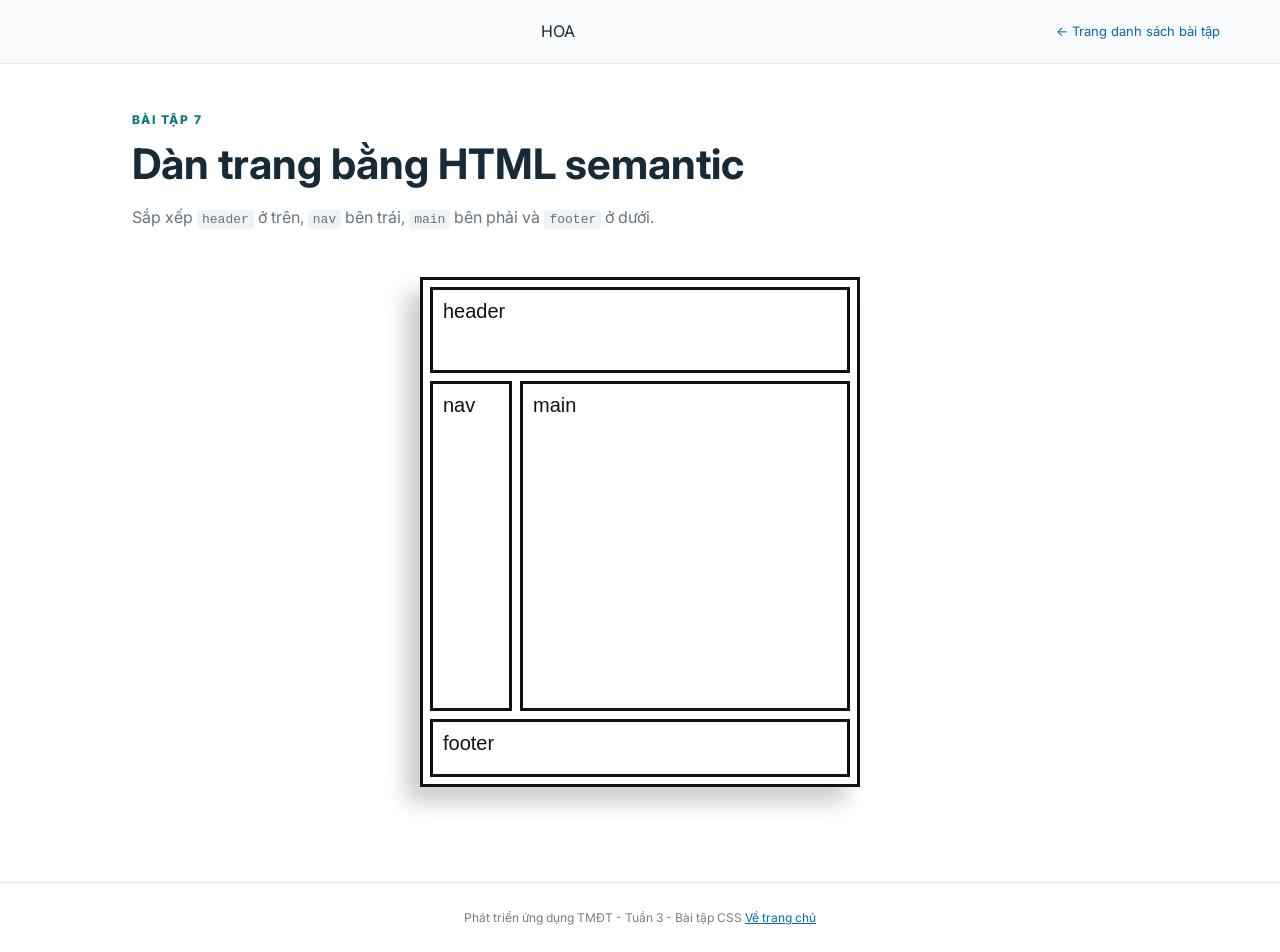
<file: BaiTapVeNh/BaiTap7.html>
<!doctype html>
<html lang="vi">

<head>
    <meta charset="UTF-8">
    <meta name="viewport" content="width=device-width,initial-scale=1">
    <title>Bài tập 7 – Layout cơ bản | Bài tập CSS</title>
    <link rel="stylesheet" href="assets/common.css">
    <style>
        .layout-outside {
            display: flex;
            justify-content: center;
            padding: 30px
        }

        .layout-outside #wrapper {
            width: 440px;
            max-width: 100%;
            border: 3px solid #111;
            padding: 7px;
            box-shadow: -14px 15px 20px #0003;
            font: 20px Arial, sans-serif;
            color: #111
        }

        .layout-outside header,
        .layout-outside nav,
        .layout-outside main,
        .layout-outside footer {
            border: 3px solid #111;
            padding: 10px
        }

        .layout-outside header {
            height: 86px;
            margin-bottom: 8px
        }

        .layout-outside .middle {
            display: grid;
            grid-template-columns: 82px minmax(0, 1fr);
            gap: 8px;
            margin-bottom: 8px
        }

        .layout-outside nav,
        .layout-outside main {
            height: 330px
        }

        .layout-outside footer {
            height: 58px
        }
    </style>
</head>

<body>
    <nav class="top-nav"><a class="brand" href="index.html"></a>HOA<a href="index.html">← Trang
            danh sách bài tập</a></nav>
    <main class="wrap"><span class="eyebrow">Bài tập 7</span>
        <h1 class="page-title">Dàn trang bằng HTML semantic</h1>
        <p class="subtle">Sắp xếp <code>header</code> ở trên, <code>nav</code> bên trái, <code>main</code> bên phải và
            <code>footer</code> ở dưới.</p>
        <div class="layout-outside">
            <div id="wrapper">
                <header>header</header>
                <div class="middle">
                    <nav>nav</nav>
                    <main>main</main>
                </div>
                <footer>footer</footer>
            </div>
        </div>
    </main>
    <footer class="site-footer">Phát triển ứng dụng TMĐT - Tuần 3 - Bài tập CSS <a href="index.html">Về trang
            chủ</a></footer>
</body>

</html>
</file>
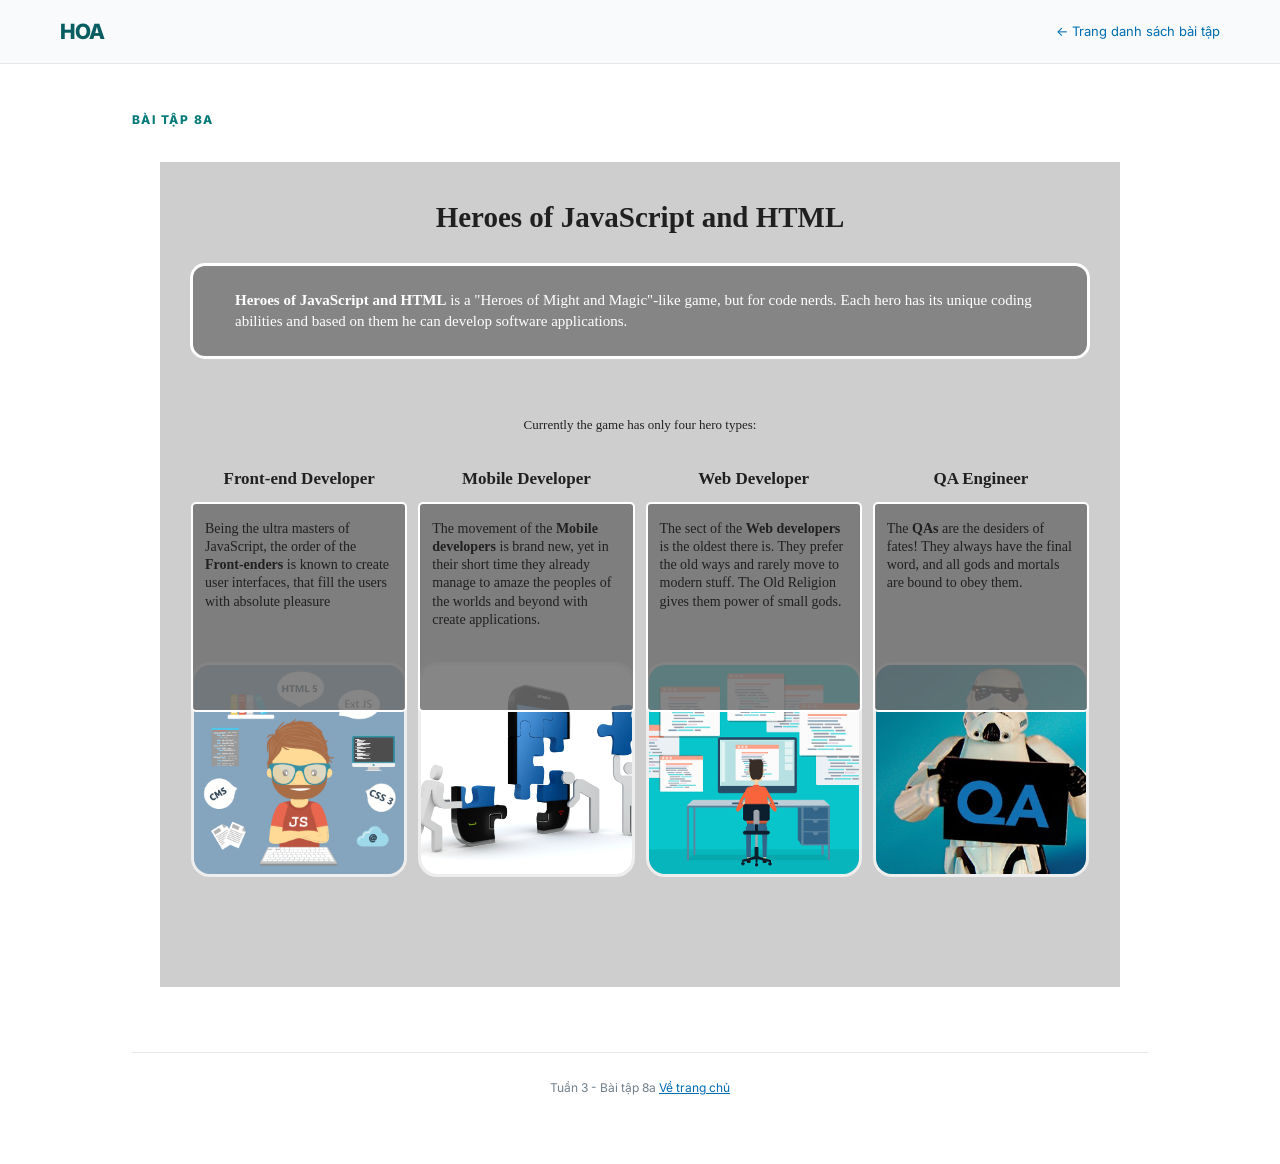
<file: BaiTapVeNh/BaiTap8a.html>
<!doctype html>
<html lang="vi">

<head>
    <meta charset="UTF-8">
    <meta name="viewport" content="width=device-width,initial-scale=1">
    <title>Bài tập 8a – Heroes of JavaScript and HTML</title>
    <link rel="stylesheet" href="assets/common.css">
    <style>
        #root {
            width: min(960px, calc(100% - 36px));
            margin: 30px auto 0;
            padding: 35px 30px 110px;
            background: #cecece;
            font: 15px/1.42 Georgia, "Times New Roman", serif;
            color: #202020;
            min-height: 700px
        }

        #root .header {
            text-align: center;
            font-size: 29px;
            margin: 0 0 25px
        }

        #root>.description {
            margin: 0 0 57px;
            background: #858585;
            border: 3px solid white;
            border-radius: 15px;
            padding: 24px 42px;
            font-size: 15px;
            color: #fff
        }

        #root .remark {
            text-align: center;
            margin: 0 0 32px;
            font-size: 13px
        }

        .heroes-list {
            display: flex;
            list-style: none;
            gap: 9px;
            margin: 0;
            padding: 0;
            align-items: flex-start
        }

        .hero-item {
            position: relative;
            flex: 1;
            min-width: 0;
            text-align: center;
            padding: 0 1px
        }

        .hero-item h2 {
            font-size: 17px;
            min-height: 25px;
            margin: 0 0 10px
        }

        .hero-item>.description {
            position: relative;
            z-index: 2;
            margin: 0 0 -50px;
            padding: 16px 12px;
            min-height: 210px;
            height: 210px;
            overflow: hidden;
            background: rgba(110, 110, 110, .83);
            border: 2px solid white;
            border-radius: 5px;
            text-align: left;
            font-size: 14px;
            line-height: 1.3
        }

        .hero-item img {
            position: relative;
            display: block;
            width: 100%;
            height: 215px;
            object-fit: cover;
            border: 3px solid #eee;
            border-radius: 19px
        }

        @media(max-width:760px) {
            .heroes-list {
                flex-wrap: wrap
            }

            .hero-item {
                flex: 1 1 calc(50% - 15px)
            }

            #root {
                padding: 26px 16px 45px
            }

            #root>.description {
                padding: 20px
            }
        }

        @media(max-width:470px) {
            .hero-item {
                flex-basis: 100%
            }

            .hero-item>.description {
                height: auto;
                min-height: 0;
                margin-bottom: 8px
            }

            .hero-item img {
                height: 260px
            }
        }
    </style>
</head>

<body>
    <nav class="top-nav"><a class="brand" href="index.html">HOA</a><a href="index.html">← Trang
            danh sách bài tập</a></nav>
    <main class="wrap"><span class="eyebrow">Bài tập 8a</span>
    <div id="root">
        <h1 class="header">
            <i class="fas fa-address-card"></i>
            Heroes of JavaScript and HTML
        </h1>

        <p class="description">
            <i class="fab fa-android"></i>
            <strong>Heroes of JavaScript and HTML</strong> is a "Heroes of Might and Magic"-like game, but for code
            nerds.
            Each hero has its unique coding abilities and based on them he can develop software applications.
        </p>
        <div class="container">
            <p class="remark">Currently the game has only four hero types:</p>
            <ul class="heroes-list">
                <li class="hero-item">
                    <h2>Front-end Developer</h2>
                    <p class="description">
                        Being the ultra masters of JavaScript, the order of the <strong>Front-enders</strong> is known
                        to
                        create user interfaces, that fill the users with absolute pleasure
                    </p>
                    <img class="animated infinite bounce delay-2s" src="assets/fe.png" alt="">
                </li>
                <li class="hero-item">
                    <h2>Mobile Developer</h2>
                    <p class="description">
                        The movement of the <strong>Mobile developers</strong> is brand new, yet in their short time
                        they
                        already manage to amaze the peoples of the worlds and beyond with create applications.
                    </p>
                    <img src="assets/mobile.jpg" alt="">
                </li>
                <li class="hero-item">
                    <h2>Web Developer</h2>
                    <p class="description">
                        The sect of the <strong>Web developers</strong> is the oldest there is. They prefer the old ways
                        and rarely move to modern stuff. The Old Religion gives them power of small gods.
                    </p>
                    <img src="assets/web.jpg" alt="">
                </li>
                <li class="hero-item">
                    <h2>QA Engineer</h2>
                    <p class="description">
                        The <strong>QAs</strong> are the desiders of fates! They always have the final word, and all
                        gods and mortals are bound to obey them.
                    </p>
                    <img src="assets/qa.jpg" alt="">
                </li>
            </ul>
        </div>
    </div>
    <footer class="site-footer">Tuần 3 - Bài tập 8a <a href="index.html">Về trang chủ</a></footer>
</body>

</html>
</file>
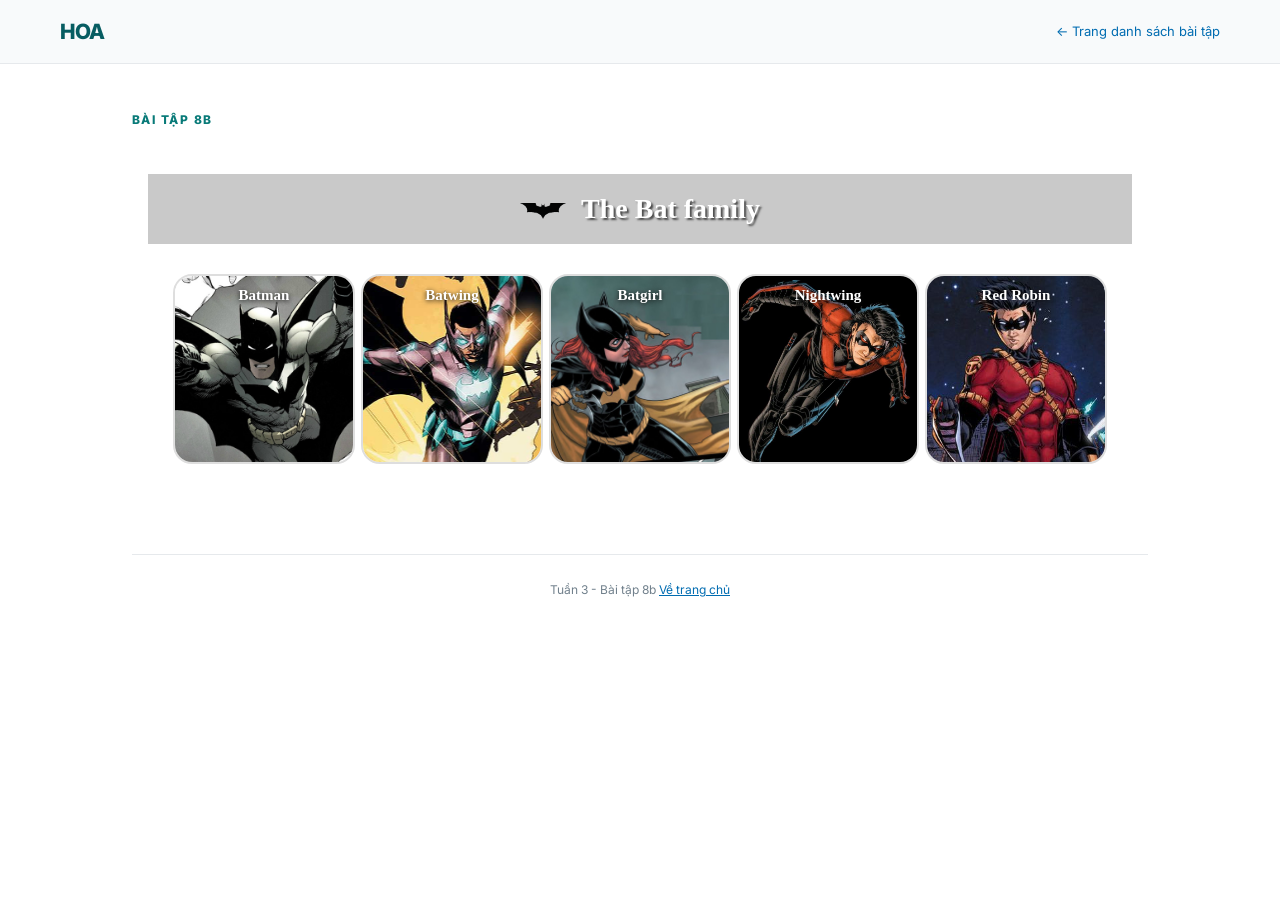
<file: BaiTapVeNh/BaiTap8b.html>
<!doctype html>
<html lang="vi">

<head>
    <meta charset="UTF-8">
    <meta name="viewport" content="width=device-width,initial-scale=1">
    <title>Bài tập 8b – The Bat Family</title>
    <link rel="stylesheet" href="assets/common.css">
    <style>
        #root {
            width: min(1024px, calc(100% - 32px));
            margin: 42px auto 90px;
            text-align: center;
            font-family: Georgia, "Times New Roman", serif
        }

        #site-header {
            margin: 0 0 30px;
            background: #c9c9c9;
            color: #fff;
            padding: 13px 0;
            font-size: 28px;
            text-shadow: 2px 2px 2px #4b4b4b
        }

        #site-header:before {
            content: "";
            display: inline-block;
            width: 46px;
            height: 24px;
            margin: 0 15px 0 0;
            vertical-align: middle;
            background: url('assets/logo.png') center/contain no-repeat
        }

        .superheroes {
            display: flex;
            justify-content: center;
            align-items: flex-start;
            list-style: none;
            gap: 6px;
            padding: 0 25px;
            margin: 0
        }

        .superheroes li {
            position: relative;
            width: 20%;
            min-width: 0;
            transition: width .3s ease;
            flex-shrink: 1
        }

        .superheroes li:hover,
        .superheroes li:focus-within {
            width: 28%
        }

        .superheroes img {
            display: block;
            width: 100%;
            max-width: 100%;
            height: 190px;
            object-fit: cover;
            border-radius: 19px;
            border: 2px solid #dedede
        }

        .hero-header {
            position: absolute;
            z-index: 2;
            top: 9px;
            left: 0;
            right: 0;
            color: #fff;
            text-shadow: 0 1px 5px #111;
            font-size: 15px
        }

        .superheroes a {
            display: none;
            width: 100%;
            padding: 7px;
            color: white;
            background: #858585;
            text-decoration: none;
            font-size: 15px
        }

        .superheroes li:hover a,
        .superheroes li:focus-within a {
            display: block;
            text-decoration: underline
        }

        @media(max-width:720px) {
            .superheroes {
                flex-wrap: wrap;
                padding: 0 8px
            }

            .superheroes li {
                width: 30%
            }

            .superheroes li:hover,
            .superheroes li:focus-within {
                width: 38%
            }
        }

        @media(max-width:460px) {
            .superheroes li {
                width: 46%
            }

            .superheroes li:hover,
            .superheroes li:focus-within {
                width: 50%
            }

            .superheroes img {
                height: 160px
            }
        }
    </style>
</head>

<body>
    <nav class="top-nav"><a class="brand" href="index.html">HOA</a><a href="index.html">← Trang
            danh sách bài tập</a></nav>
    <main class="wrap"><span class="eyebrow">Bài tập 8b</span>
    <div id="root">
        <h1 id="site-header"><span>The Bat family</span></h1>
        <ul class="superheroes">
            <li>
                <strong class="hero-header">Batman</strong>
                <img src="assets/superhero-1.jpg" alt="Nhân vật Bat Family">
                <a href="https://en.wikipedia.org/wiki/Batman">Read more</a>
            </li>
            <li>
                <strong class="hero-header">Batwing</strong>
                <img src="assets/superhero-2.jpg" alt="Nhân vật Bat Family">
                <a href="https://en.wikipedia.org/wiki/Batwing_(DC_Comics)">Read more</a>
            </li>
            <li>
                <strong class="hero-header">Batgirl</strong>
                <img src="assets/superhero-3.jpg" alt="Nhân vật Bat Family">
                <a href="https://en.wikipedia.org/wiki/Batgirl">Read more</a>
            </li>
            <li>
                <strong class="hero-header">Nightwing</strong>
                <img src="assets/superhero-4.jpg" alt="Nhân vật Bat Family">
                <a href="https://en.wikipedia.org/wiki/Nightwing">Read more</a>
            </li>
            <li>
                <strong class="hero-header">Red Robin</strong>
                <img src="assets/superhero-5.jpg" alt="Nhân vật Bat Family">
                <a href="https://en.wikipedia.org/wiki/Red_Robin_(comics)">Read more</a>
            </li>
        </ul>
    </div>
    <footer class="site-footer">Tuần 3 - Bài tập 8b <a href="index.html">Về trang chủ</a></footer>
</body>

</html>
</file>
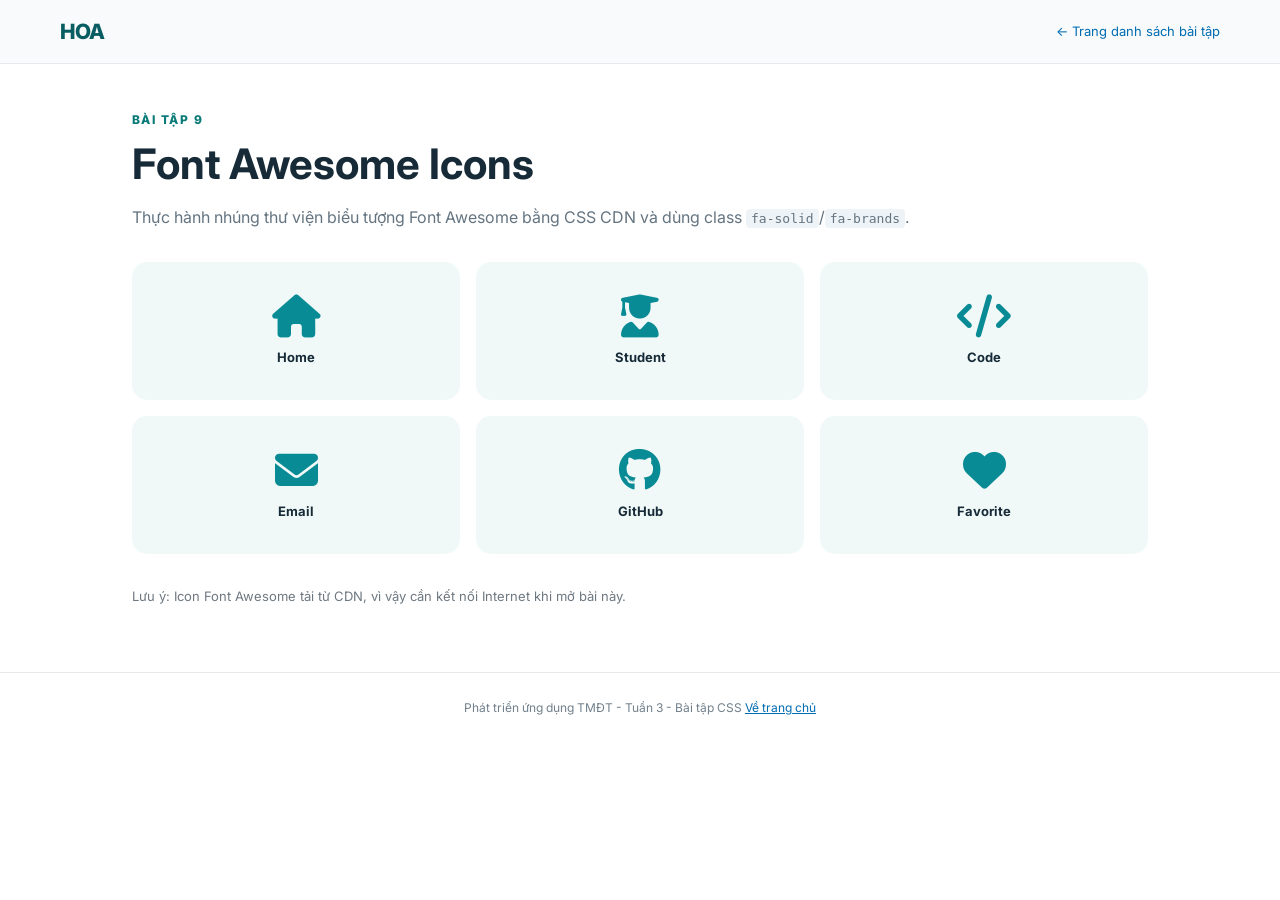
<file: BaiTapVeNh/BaiTap9.html>
<!doctype html>
<html lang="vi">

<head>
    <meta charset="UTF-8">
    <meta name="viewport" content="width=device-width,initial-scale=1">
    <title>Bài tập 9 – Font Awesome | Bài tập CSS</title>
    <link rel="stylesheet" href="assets/common.css">
    <link rel="stylesheet" href="https://cdnjs.cloudflare.com/ajax/libs/font-awesome/6.7.2/css/all.min.css">
    <style>
        .icon-grid {
            display: grid;
            grid-template-columns: repeat(3, minmax(0, 1fr));
            gap: 16px;
            margin: 32px 0
        }

        .icon-grid>div {
            background: #f0f9f8;
            text-align: center;
            border-radius: 15px;
            padding: 32px 10px;
            display: grid;
            gap: 10px
        }

        .icon-grid i {
            font-size: 43px;
            color: #088b94
        }

        .icon-grid strong {
            font-size: 13px
        }

        .notice {
            font-size: 13px;
            color: #6e7881
        }

        @media(max-width:520px) {
            .icon-grid {
                grid-template-columns: repeat(2, 1fr)
            }
        }
    </style>
</head>

<body>
    <nav class="top-nav"><a class="brand" href="index.html">HOA</a><a href="index.html">← Trang
            danh sách bài tập</a></nav>
    <main class="wrap"><span class="eyebrow">Bài tập 9</span>
        <h1 class="page-title">Font Awesome Icons</h1>
        <p class="subtle">Thực hành nhúng thư viện biểu tượng Font Awesome bằng CSS CDN và dùng class
            <code>fa-solid</code>/<code>fa-brands</code>.</p>
        <div class="icon-grid">
            <div><i class="fa-solid fa-house" aria-hidden="true"></i><strong>Home</strong></div>
            <div><i class="fa-solid fa-user-graduate" aria-hidden="true"></i><strong>Student</strong></div>
            <div><i class="fa-solid fa-code" aria-hidden="true"></i><strong>Code</strong></div>
            <div><i class="fa-solid fa-envelope" aria-hidden="true"></i><strong>Email</strong></div>
            <div><i class="fa-brands fa-github" aria-hidden="true"></i><strong>GitHub</strong></div>
            <div><i class="fa-solid fa-heart" aria-hidden="true"></i><strong>Favorite</strong></div>
        </div>
        <p class="notice">Lưu ý: Icon Font Awesome tải từ CDN, vì vậy cần kết nối Internet khi mở bài này.</p>
    </main>
    <footer class="site-footer">Phát triển ứng dụng TMĐT - Tuần 3 - Bài tập CSS <a href="index.html">Về trang
            chủ</a></footer>
</body>

</html>
</file>
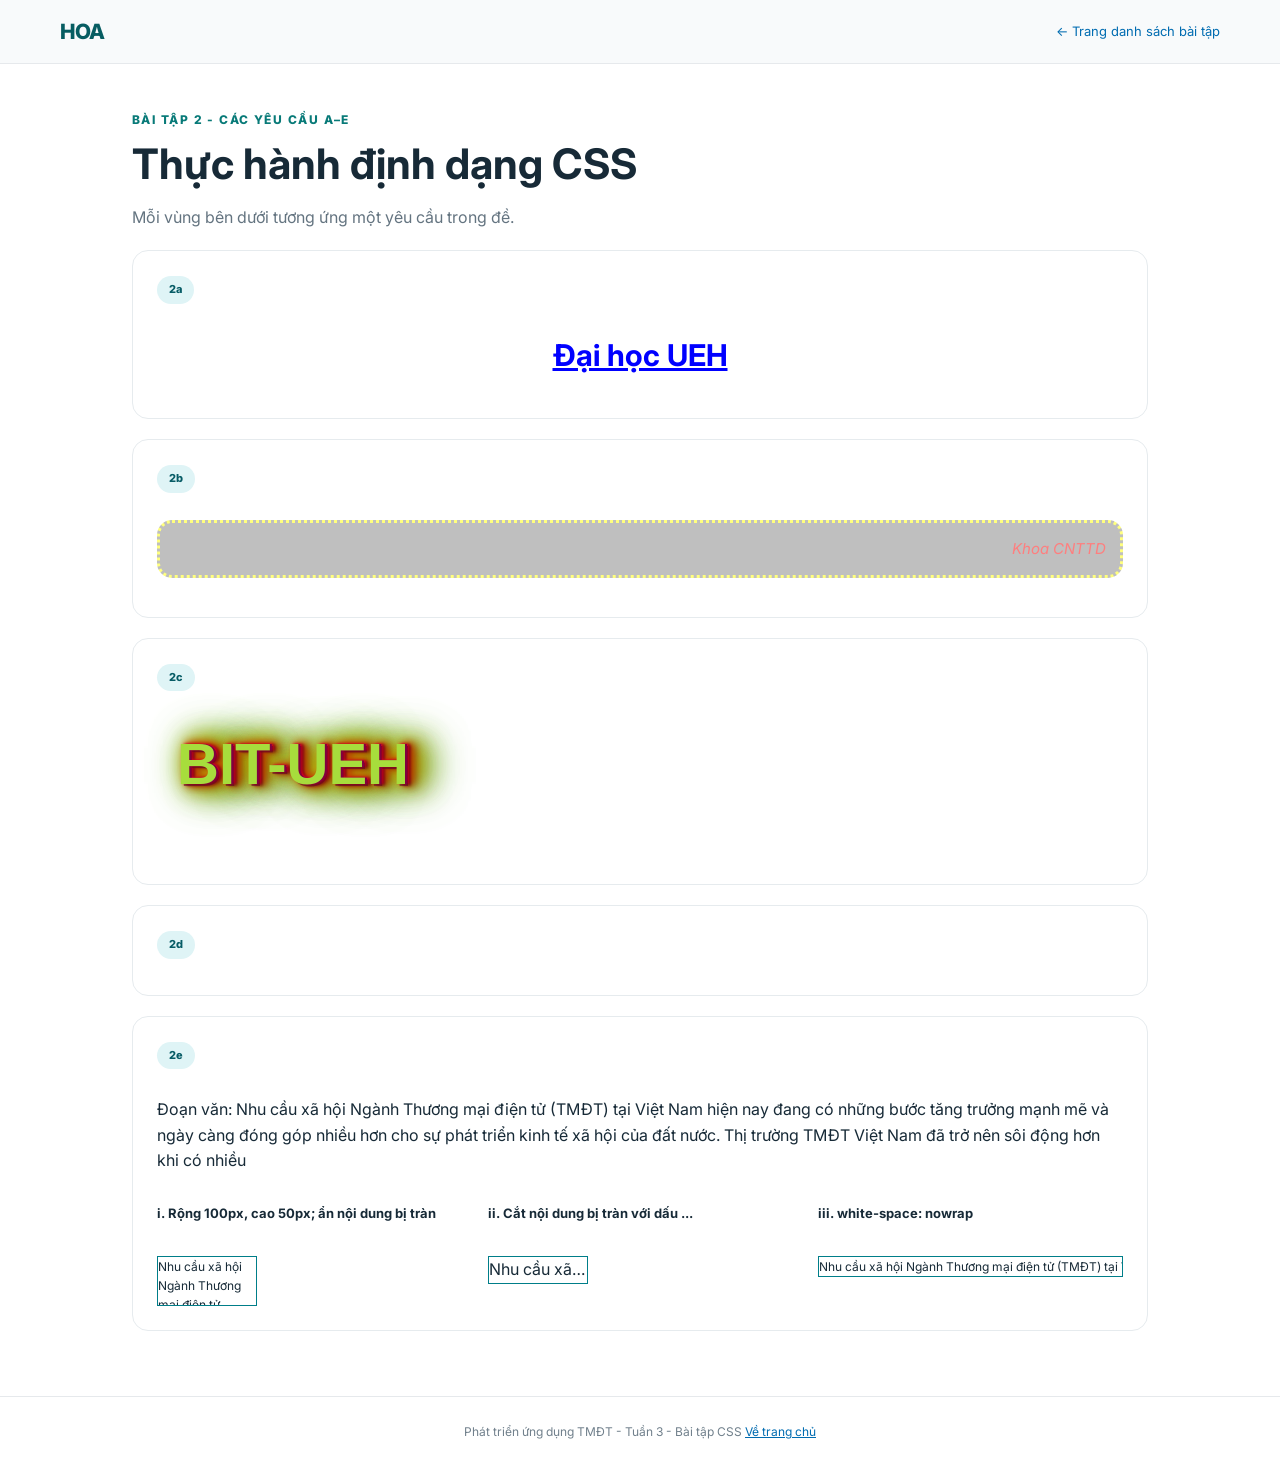
<file: Tuan3/BaiTap2.html>
<!doctype html>
<html lang="vi">

<head>
    <meta charset="UTF-8">
    <meta name="viewport" content="width=device-width,initial-scale=1">
    <title>Bài tập 2- Định dạng văn bản | Bài tập CSS</title>
    <link rel="stylesheet" href="assets/common.css">
    <style>
        .demo-panel {
            border: 1px solid #e6ebee;
            padding: 24px;
            border-radius: 16px;
            margin: 20px 0
        }

        .ueh {
            color: blue;
            text-align: center;
            font-weight: bold;
            text-decoration: underline;
            font-size: 30px;
            margin: 15px 0
        }

        .faculty {
            color: red;
            text-align: right;
            font-style: italic;
            border: 3px dotted yellow;
            border-radius: 15px;
            background: gray;
            font-size: 15px;
            opacity: .5;
            padding: 14px;
            margin: 15px 0
        }

        #demotext {
            color: #A7DD3C;
            background: #FFFFFF;
            text-shadow: 2px 0 0px #800040, 3px 2px 0px rgba(77, 0, 38, 0.5), 3px 0 3px #FF002B, 5px 0 3px #800015, 6px 2px 3px rgba(77, 0, 13, 0.5), 6px 0 9px #FF5500, 8px 0 9px #802A00, 9px 2px 9px rgba(77, 25, 0, 0.5), 9px 0 18px #FFD500, 11px 0 18px #806A00, 12px 2px 18px rgba(77, 66, 0, 0.5), 12px 0 30px #D4FF00, 14px 0 30px #6A8000, 15px 2px 30px rgba(64, 77, 0, 0.5), 15px 0 45px #80FF00, 17px 0 45px #408000, 17px 2px 45px rgba(38, 77, 0, 0.5);
            font-family: Arial, sans-serif;
            font-weight: 900;
            font-size: clamp(34px, 7vw, 58px);
            width: max-content;
            max-width: 90%;
            padding: 15px 20px;
            margin-bottom: 34px
        }

        .pattern {
            background-image: url('assets/bit-pattern.png');
            background-repeat: repeat;
            background-size: 100px 100px;
            background-attachment: fixed;
            background-color: #fbfdfb
        }

        .pattern p {
            background: #ffffffed;
            padding: 12px;
            border-radius: 8px;
            max-width: 650px
        }

        .overflow-row {
            display: grid;
            grid-template-columns: repeat(3, minmax(0, 1fr));
            gap: 26px
        }

        .overflow-row section {
            min-width: 0
        }

        .overflow-row h3 {
            font-size: 13px;
            min-height: 40px
        }

        .clip {
            width: 100px;
            height: 50px;
            box-sizing: border-box;
            overflow: hidden;
            border: 1px solid #007e89;
            margin: 0;
            font-size: 12px
        }

        .ellipsis {
            max-width: 100px;
            white-space: nowrap;
            overflow: hidden;
            text-overflow: ellipsis;
            border: 1px solid #007e89;
            margin: 0
        }

        .nowrap {
            white-space: nowrap;
            max-width: 100%;
            overflow-x: auto;
            border: 1px solid #007e89;
            margin: 0;
            font-size: 12px
        }

        @media(max-width:700px) {
            .overflow-row {
                grid-template-columns: 1fr
            }
        }
    </style>
</head>

<body>
    <nav class="top-nav"><a class="brand" href="index.html">HOA</a><a href="index.html">← Trang
            danh sách bài tập</a></nav>
    <main class="wrap"><span class="eyebrow">Bài tập 2 - Các yêu cầu a–e</span>
        <h1 class="page-title">Thực hành định dạng CSS</h1>
        <p class="subtle">Mỗi vùng bên dưới tương ứng một yêu cầu trong đề.</p>
        <div class="demo-panel"><span class="demo-tag">2a</span>
            <p class="ueh">Đại học UEH</p>
        </div>
        <div class="demo-panel"><span class="demo-tag">2b</span>
            <p class="faculty">Khoa CNTTD</p>
        </div>
        <div class="demo-panel"><span class="demo-tag">2c </span>
            <div id="demotext">BIT-UEH</div>
        </div>
        <div class="demo-panel pattern"><span class="demo-tag">2d</span></div>
        <div class="demo-panel"><span class="demo-tag">2e</span>
            <p>Đoạn văn: Nhu cầu xã hội Ngành Thương mại điện tử (TMĐT) tại Việt Nam hiện nay đang có những bước tăng trưởng mạnh mẽ và ngày càng đóng góp nhiều hơn cho sự phát triển kinh tế xã hội của đất nước. Thị trường TMĐT Việt Nam đã trở nên sôi động hơn khi có nhiều</p>
            <div class="overflow-row">
                <section>
                    <h3>i. Rộng 100px, cao 50px; ẩn nội dung bị tràn</h3>
                    <p class="clip">Nhu cầu xã hội Ngành Thương mại điện tử (TMĐT) tại Việt Nam hiện nay đang có những bước tăng trưởng mạnh mẽ và ngày càng đóng góp nhiều hơn cho sự phát triển kinh tế xã hội của đất nước. Thị trường TMĐT Việt Nam đã trở nên sôi động hơn khi có nhiều</p>
                </section>
                <section>
                    <h3>ii. Cắt nội dung bị tràn với dấu ...</h3>
                    <p class="ellipsis">Nhu cầu xã hội Ngành Thương mại điện tử (TMĐT) tại Việt Nam hiện nay đang có những bước tăng trưởng mạnh mẽ và ngày càng đóng góp nhiều hơn cho sự phát triển kinh tế xã hội của đất nước. Thị trường TMĐT Việt Nam đã trở nên sôi động hơn khi có nhiều</p>
                </section>
                <section>
                    <h3>iii. white-space: nowrap</h3>
                    <p class="nowrap">Nhu cầu xã hội Ngành Thương mại điện tử (TMĐT) tại Việt Nam hiện nay đang có những bước tăng trưởng mạnh mẽ và ngày càng đóng góp nhiều hơn cho sự phát triển kinh tế xã hội của đất nước. Thị trường TMĐT Việt Nam đã trở nên sôi động hơn khi có nhiều</p>
                </section>
            </div>
        </div>
    </main>
    <footer class="site-footer">Phát triển ứng dụng TMĐT - Tuần 3 - Bài tập CSS <a href="index.html">Về trang
            chủ</a></footer>
</body>

</html>
</file>
<file: Tuan3/VeNha/assets/common.css>
@import url('https://fonts.googleapis.com/css2?family=Inter:wght@400;500;600;700;800&display=swap');

:root {
    --ink: #172a37;
    --teal: #087a78;
    --accent: #0aa4b5;
    --line: #e6e9ec;
    --muted: #647480;
    --bg: #f5f7f8
}

* {
    box-sizing: border-box
}

html {
    scroll-behavior: smooth
}

body {
    margin: 0;
    color: var(--ink);
    background: #fff;
    font-family: Inter, system-ui, 'Segoe UI', Arial, sans-serif;
    line-height: 1.6
}

a {
    color: #006cb1
}

.top-nav {
    min-height: 64px;
    background: #f8fafb;
    border-bottom: 1px solid var(--line);
    padding: 12px max(20px, calc((100vw - 1160px)/2));
    display: flex;
    justify-content: space-between;
    align-items: center;
    gap: 12px
}

.top-nav>a {
    text-decoration: none;
    font-size: 13px
}

.top-nav .brand {
    font-size: 21px;
    font-weight: 800;
    color: #075d62;
    letter-spacing: -1px
}

.brand small {
    font-size: 10px;
    letter-spacing: 1px;
    color: #c96c1b;
    margin-left: 8px
}

.wrap {
    max-width: 1060px;
    margin: 42px auto;
    padding: 0 22px
}

.eyebrow {
    font-size: 12px;
    letter-spacing: .12em;
    text-transform: uppercase;
    color: var(--teal);
    font-weight: 800
}

.page-title {
    font-size: clamp(27px, 4vw, 42px);
    line-height: 1.22;
    margin: 6px 0 10px
}

.subtle {
    color: var(--muted)
}

.panel {
    background: white;
    border: 1px solid var(--line);
    border-radius: 18px;
    padding: 24px
}

.site-footer {
    border-top: 1px solid var(--line);
    padding: 25px 20px;
    text-align: center;
    font-size: 12px;
    color: #71808c;
    margin-top: 65px
}

code {
    background: #edf3f6;
    border-radius: 4px;
    padding: 2px 5px
}

.demo-tag {
    display: inline-block;
    font-size: 11px;
    font-weight: 800;
    color: #075c66;
    background: #dff4f6;
    padding: 5px 12px;
    border-radius: 999px;
    margin-bottom: 12px
}

img {
    max-width: 100%
}

@media(max-width:650px) {
    .top-nav {
        padding: 10px 16px
    }

    .top-nav>a:last-child {
        font-size: 11px
    }

    .wrap {
        margin: 25px auto;
        padding: 0 16px
    }

    .panel {
        padding: 16px
    }
}
</file>
<file: BaiTapVeNh/assets/common.css>
@import url('https://fonts.googleapis.com/css2?family=Inter:wght@400;500;600;700;800&display=swap');

:root {
    --ink: #172a37;
    --teal: #087a78;
    --accent: #0aa4b5;
    --line: #e6e9ec;
    --muted: #647480;
    --bg: #f5f7f8
}

* {
    box-sizing: border-box
}

html {
    scroll-behavior: smooth
}

body {
    margin: 0;
    color: var(--ink);
    background: #fff;
    font-family: Inter, system-ui, 'Segoe UI', Arial, sans-serif;
    line-height: 1.6
}

a {
    color: #006cb1
}

.top-nav {
    min-height: 64px;
    background: #f8fafb;
    border-bottom: 1px solid var(--line);
    padding: 12px max(20px, calc((100vw - 1160px)/2));
    display: flex;
    justify-content: space-between;
    align-items: center;
    gap: 12px
}

.top-nav>a {
    text-decoration: none;
    font-size: 13px
}

.top-nav .brand {
    font-size: 21px;
    font-weight: 800;
    color: #075d62;
    letter-spacing: -1px
}

.brand small {
    font-size: 10px;
    letter-spacing: 1px;
    color: #c96c1b;
    margin-left: 8px
}

.wrap {
    max-width: 1060px;
    margin: 42px auto;
    padding: 0 22px
}

.eyebrow {
    font-size: 12px;
    letter-spacing: .12em;
    text-transform: uppercase;
    color: var(--teal);
    font-weight: 800
}

.page-title {
    font-size: clamp(27px, 4vw, 42px);
    line-height: 1.22;
    margin: 6px 0 10px
}

.subtle {
    color: var(--muted)
}

.panel {
    background: white;
    border: 1px solid var(--line);
    border-radius: 18px;
    padding: 24px
}

.site-footer {
    border-top: 1px solid var(--line);
    padding: 25px 20px;
    text-align: center;
    font-size: 12px;
    color: #71808c;
    margin-top: 65px
}

code {
    background: #edf3f6;
    border-radius: 4px;
    padding: 2px 5px
}

.demo-tag {
    display: inline-block;
    font-size: 11px;
    font-weight: 800;
    color: #075c66;
    background: #dff4f6;
    padding: 5px 12px;
    border-radius: 999px;
    margin-bottom: 12px
}

img {
    max-width: 100%
}

@media(max-width:650px) {
    .top-nav {
        padding: 10px 16px
    }

    .top-nav>a:last-child {
        font-size: 11px
    }

    .wrap {
        margin: 25px auto;
        padding: 0 16px
    }

    .panel {
        padding: 16px
    }
}
</file>
<file: Tuan3/assets/common.css>
@import url('https://fonts.googleapis.com/css2?family=Inter:wght@400;500;600;700;800&display=swap');

:root {
    --ink: #172a37;
    --teal: #087a78;
    --accent: #0aa4b5;
    --line: #e6e9ec;
    --muted: #647480;
    --bg: #f5f7f8
}

* {
    box-sizing: border-box
}

html {
    scroll-behavior: smooth
}

body {
    margin: 0;
    color: var(--ink);
    background: #fff;
    font-family: Inter, system-ui, 'Segoe UI', Arial, sans-serif;
    line-height: 1.6
}

a {
    color: #006cb1
}

.top-nav {
    min-height: 64px;
    background: #f8fafb;
    border-bottom: 1px solid var(--line);
    padding: 12px max(20px, calc((100vw - 1160px)/2));
    display: flex;
    justify-content: space-between;
    align-items: center;
    gap: 12px
}

.top-nav>a {
    text-decoration: none;
    font-size: 13px
}

.top-nav .brand {
    font-size: 21px;
    font-weight: 800;
    color: #075d62;
    letter-spacing: -1px
}

.brand small {
    font-size: 10px;
    letter-spacing: 1px;
    color: #c96c1b;
    margin-left: 8px
}

.wrap {
    max-width: 1060px;
    margin: 42px auto;
    padding: 0 22px
}

.eyebrow {
    font-size: 12px;
    letter-spacing: .12em;
    text-transform: uppercase;
    color: var(--teal);
    font-weight: 800
}

.page-title {
    font-size: clamp(27px, 4vw, 42px);
    line-height: 1.22;
    margin: 6px 0 10px
}

.subtle {
    color: var(--muted)
}

.panel {
    background: white;
    border: 1px solid var(--line);
    border-radius: 18px;
    padding: 24px
}

.site-footer {
    border-top: 1px solid var(--line);
    padding: 25px 20px;
    text-align: center;
    font-size: 12px;
    color: #71808c;
    margin-top: 65px
}

code {
    background: #edf3f6;
    border-radius: 4px;
    padding: 2px 5px
}

.demo-tag {
    display: inline-block;
    font-size: 11px;
    font-weight: 800;
    color: #075c66;
    background: #dff4f6;
    padding: 5px 12px;
    border-radius: 999px;
    margin-bottom: 12px
}

img {
    max-width: 100%
}

@media(max-width:650px) {
    .top-nav {
        padding: 10px 16px
    }

    .top-nav>a:last-child {
        font-size: 11px
    }

    .wrap {
        margin: 25px auto;
        padding: 0 16px
    }

    .panel {
        padding: 16px
    }
}
</file>
